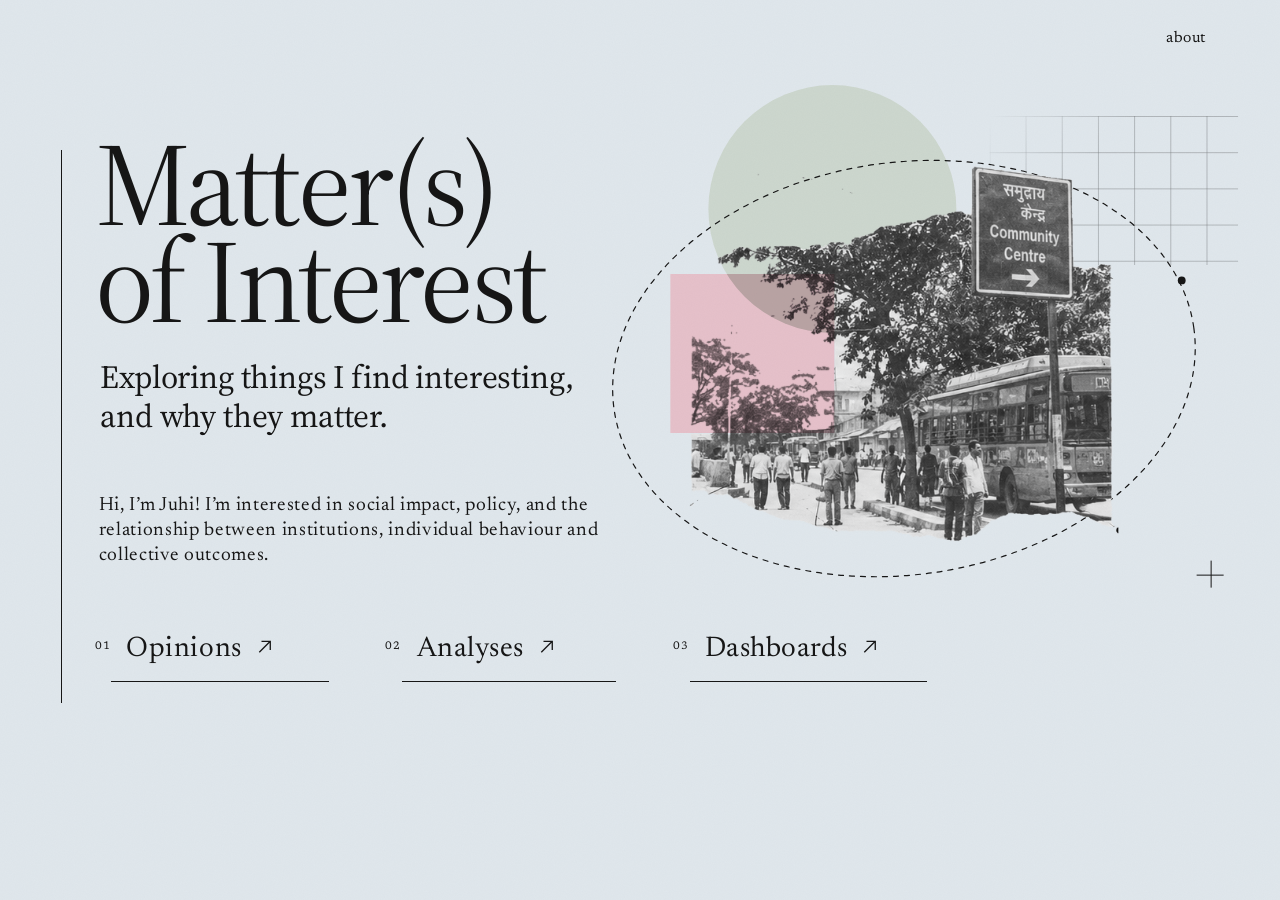
<file: index.html>
<!doctype html>
<html lang="en">
<head>
  <meta charset="utf-8">
  <meta name="viewport" content="width=device-width, initial-scale=1, viewport-fit=cover">
  <title>Juhi | Matter(s) of Interest</title>
  <meta name="description" content="Juhi's portfolio on social impact, policy and the relationship between institutions, individual behaviour and collective outcomes.">
  <link rel="preconnect" href="https://fonts.googleapis.com">
  <link rel="preconnect" href="https://fonts.gstatic.com" crossorigin>
  <link rel="stylesheet" href="https://fonts.googleapis.com/css2?family=Source+Serif+4:opsz,wght@8..60,400&family=Newsreader:ital,opsz,wght@0,6..72,400;1,6..72,400&display=swap">
  <link rel="stylesheet" href="styles.css">
</head>
<body>
  <main class="stage">
    <nav class="at nav u" aria-label="Primary" style="--x:1462;--y:38;--fs:20">
      <a href="about.html">about</a>
    </nav>

    <i class="at plus" style="--x:62;--y:129" aria-hidden="true"></i>
    <i class="at plus" style="--x:1518;--y:730" aria-hidden="true"></i>

    <i class="at rail" aria-hidden="true"></i>

    <h1 class="at headline u"><span>Matter(s)</span><span>of Interest</span></h1>
    <p class="at aside u">Exploring things I find interesting,<br class="br-d"> and why they matter.</p>
    <p class="at intro u">Hi, I’m Juhi! I’m interested in social impact, policy, and the relationship between institutions, individual behaviour and collective outcomes.</p>

    <div class="collage">
      <div class="c circle"></div>
      <div class="c grid"></div>
      <svg class="orbit" viewBox="700 100 860 640" preserveAspectRatio="none" aria-hidden="true">
        <ellipse cx="1068" cy="468" rx="372" ry="262" transform="rotate(-8 1068 468)"/>
        <circle class="orbit-dot" cx="1421" cy="356" r="5"/>
      </svg>
      <div class="c photo"><img src="photo.png" alt="A black and white photograph of a city street with a tree, a bus, pedestrians and a signpost to a community centre"></div>
      <div class="c blush"></div>
    </div>

    <ul class="paths">
      <li style="--x:121;--w:277"><span class="idx u" style="--fs:14" aria-hidden="true">01</span><a href="opinions.html">Opinions <svg class="arrow" viewBox="0 0 16 16" fill="none" stroke="currentColor" stroke-width="1.2" aria-hidden="true"><path d="M3 13L13 3M5 3h8v8"/></svg></a></li>
      <li style="--x:490;--w:273"><span class="idx u" style="--fs:14" aria-hidden="true">02</span><a href="analyses.html">Analyses <svg class="arrow" viewBox="0 0 16 16" fill="none" stroke="currentColor" stroke-width="1.2" aria-hidden="true"><path d="M3 13L13 3M5 3h8v8"/></svg></a></li>
      <li style="--x:856;--w:302"><span class="idx u" style="--fs:14" aria-hidden="true">03</span><a href="dashboards.html">Dashboards <svg class="arrow" viewBox="0 0 16 16" fill="none" stroke="currentColor" stroke-width="1.2" aria-hidden="true"><path d="M3 13L13 3M5 3h8v8"/></svg></a></li>
    </ul>
  </main>
</body>
</html>
</file>
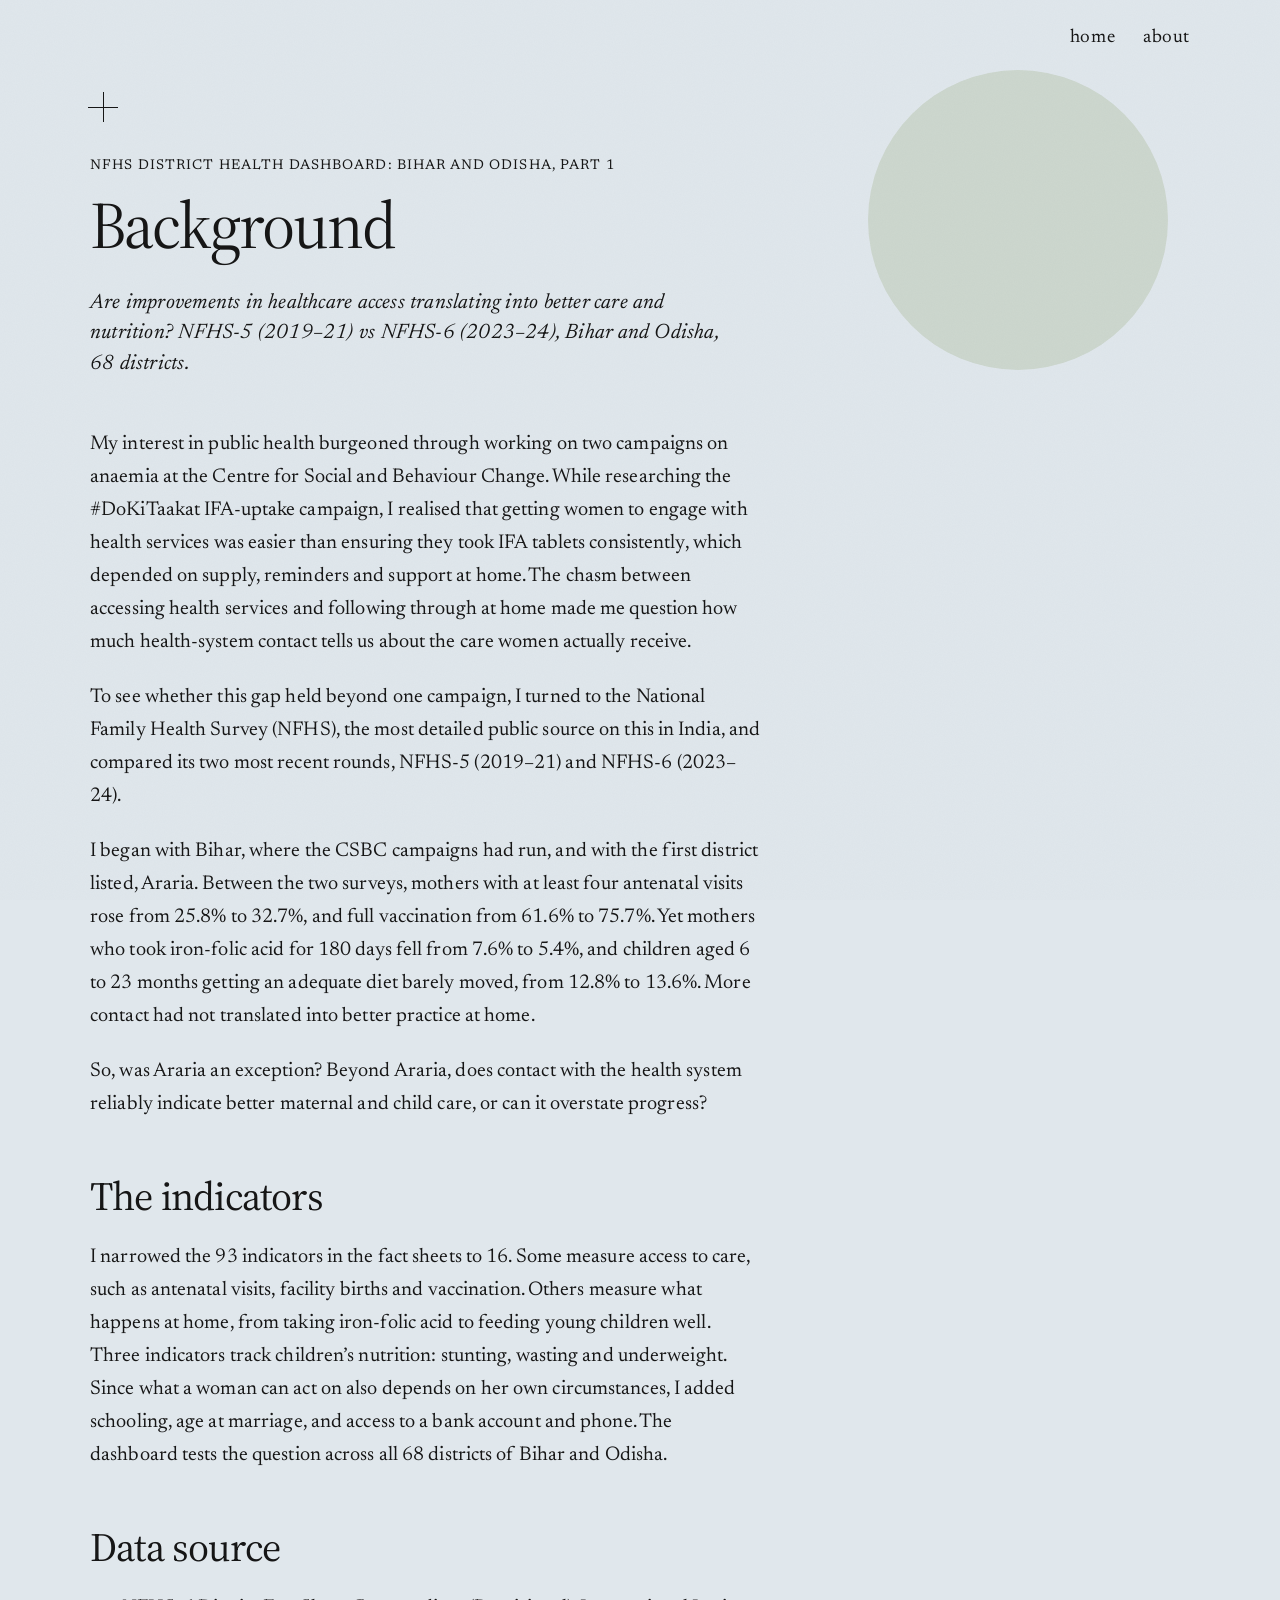
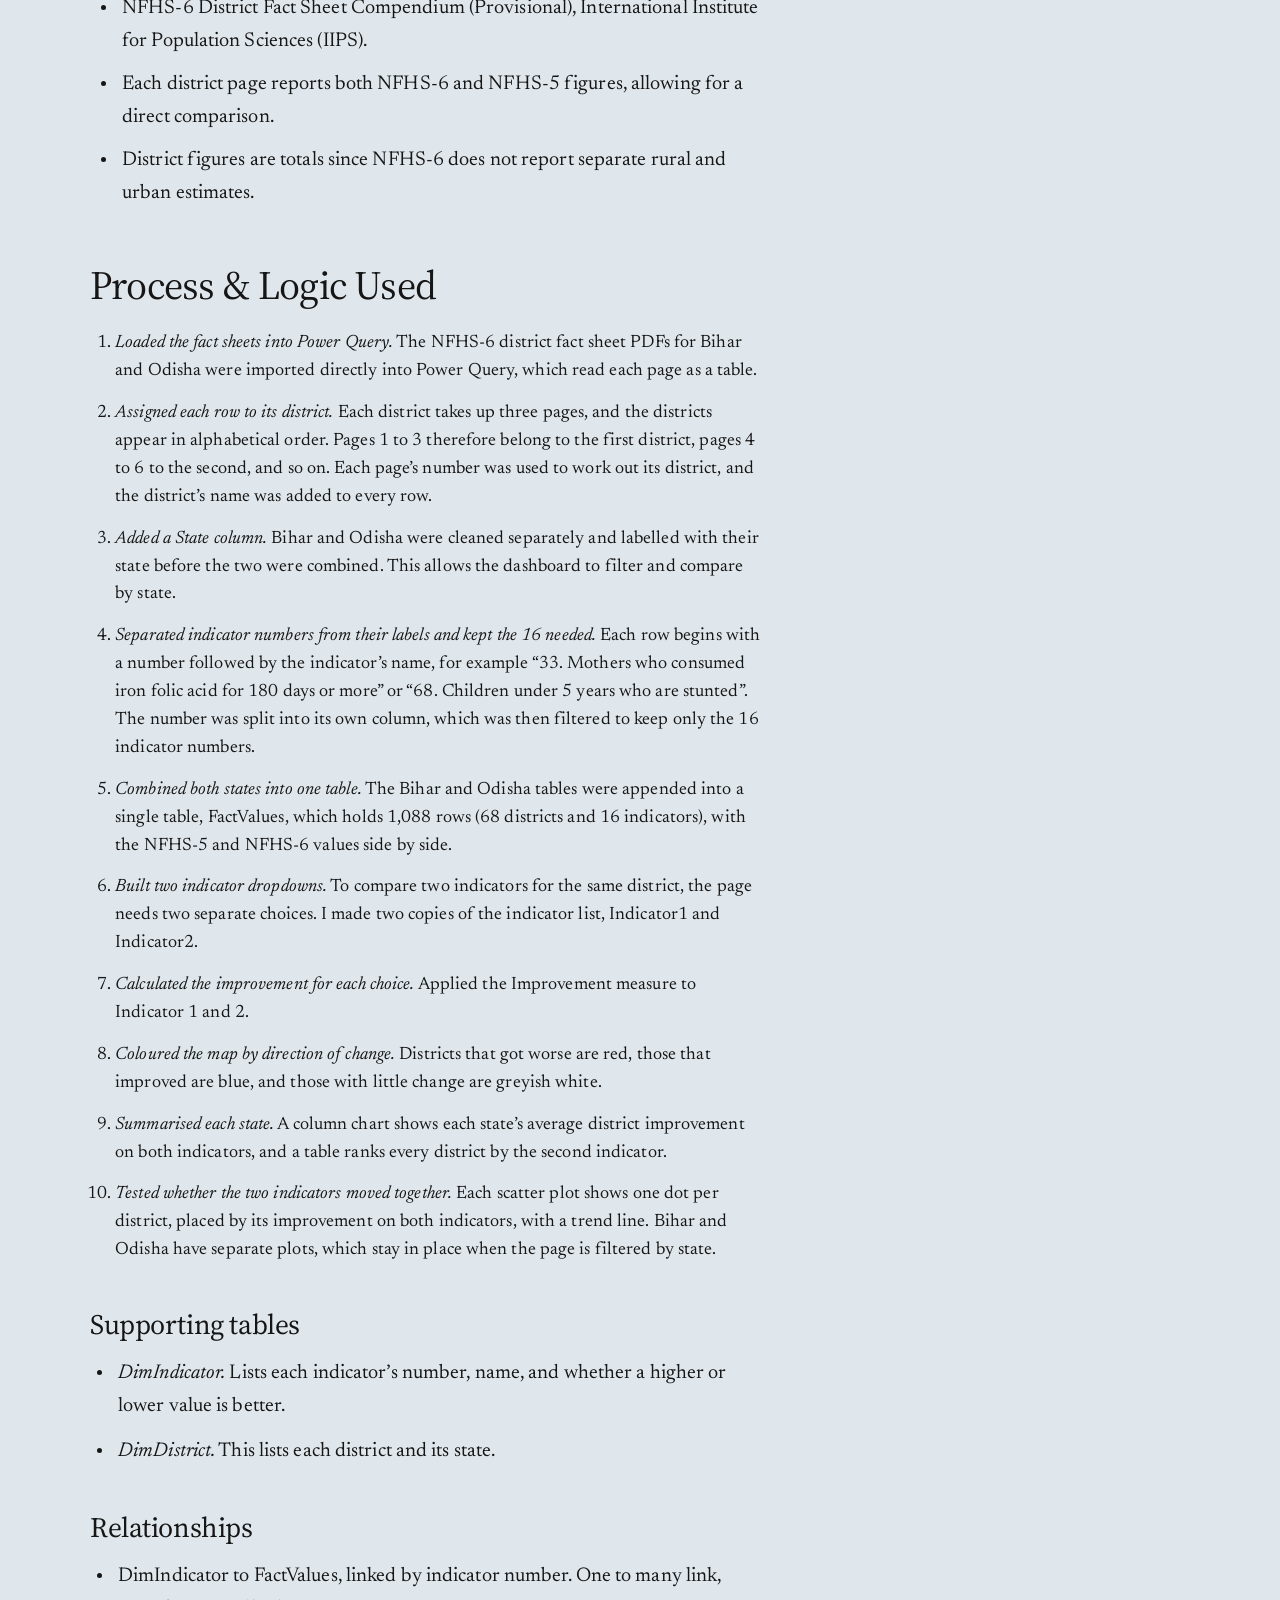
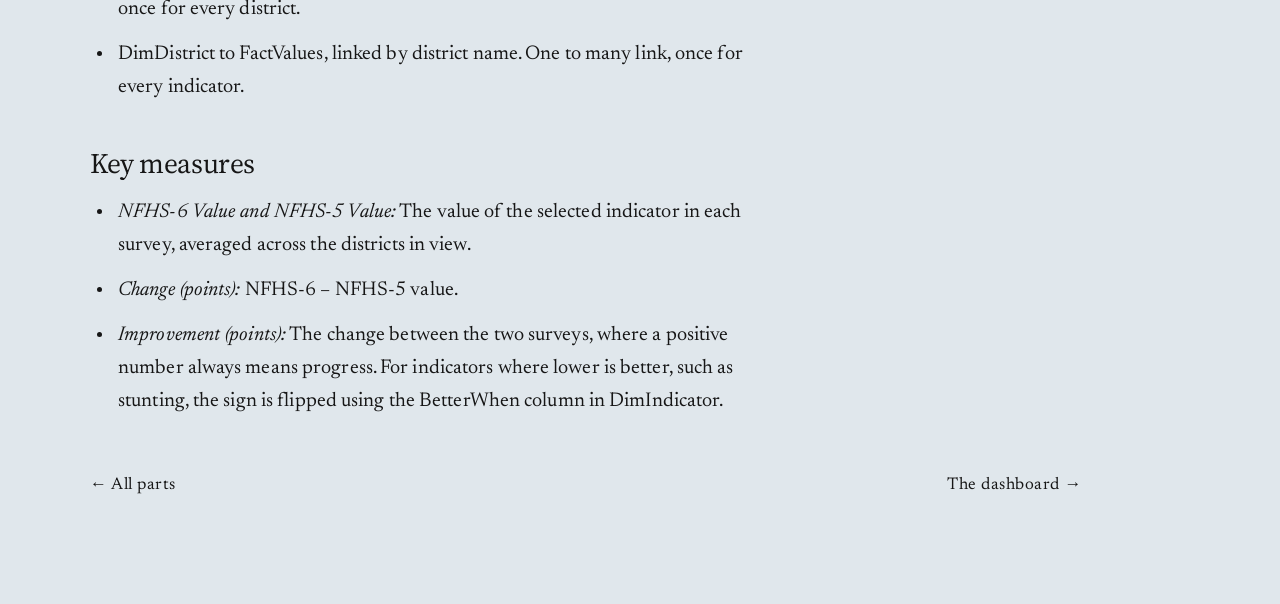
<file: dashboard-intro.html>
<!doctype html>
<html lang="en">
<head>
  <meta charset="utf-8">
  <meta name="viewport" content="width=device-width, initial-scale=1, viewport-fit=cover">
  <title>Background | NFHS District Health Dashboard: Bihar and Odisha | Juhi</title>
  <meta name="description" content="Why I built the NFHS dashboard, the indicators chosen, the data source and how it was put together in Power BI.">
  <link rel="preconnect" href="https://fonts.googleapis.com">
  <link rel="preconnect" href="https://fonts.gstatic.com" crossorigin>
  <link rel="stylesheet" href="https://fonts.googleapis.com/css2?family=Source+Serif+4:opsz,wght@8..60,400&family=Newsreader:ital,opsz,wght@0,6..72,400;1,6..72,400&display=swap">
  <link rel="stylesheet" href="styles.css">
  <link rel="stylesheet" href="page.css">
  <link rel="stylesheet" href="analyses.css">
  <link rel="stylesheet" href="dashboards.css">
</head>
<body data-view="dashboard">
  <div class="page">
    <div class="disc" aria-hidden="true"></div>
    <i class="mark a" aria-hidden="true"></i>
    <nav class="topnav" aria-label="Primary">
      <a href="index.html">home</a>
      <a href="about.html">about</a>
    </nav>
    <article class="an dash">
      <header class="an-head">
        <p class="kicker">NFHS District Health Dashboard: Bihar and Odisha, part 1</p>
        <h1>Background</h1>
        <p class="standfirst">Are improvements in healthcare access translating into better care and nutrition? NFHS-5 (2019–21) vs NFHS-6 (2023–24), Bihar and Odisha, 68 districts.</p>
      </header>
      <section id="why" class="sec">
        <div class="prose">
          <p>My interest in public health burgeoned through working on two campaigns on anaemia at the Centre for Social and Behaviour Change. While researching the #DoKiTaakat IFA-uptake campaign, I realised that getting women to engage with health services was easier than ensuring they took IFA tablets consistently, which depended on supply, reminders and support at home. The chasm between accessing health services and following through at home made me question how much health-system contact tells us about the care women actually receive.</p>
          <p>To see whether this gap held beyond one campaign, I turned to the National Family Health Survey (NFHS), the most detailed public source on this in India, and compared its two most recent rounds, NFHS-5 (2019–21) and NFHS-6 (2023–24).</p>
          <p>I began with Bihar, where the CSBC campaigns had run, and with the first district listed, Araria. Between the two surveys, mothers with at least four antenatal visits rose from 25.8% to 32.7%, and full vaccination from 61.6% to 75.7%. Yet mothers who took iron-folic acid for 180 days fell from 7.6% to 5.4%, and children aged 6 to 23 months getting an adequate diet barely moved, from 12.8% to 13.6%. More contact had not translated into better practice at home.</p>
          <p>So, was Araria an exception? Beyond Araria, does contact with the health system reliably indicate better maternal and child care, or can it overstate progress?</p>
        </div>
      </section>
      <section id="indicators" class="sec">
        <h2 class="sec-title">The indicators</h2>
        <div class="prose">
          <p>I narrowed the 93 indicators in the fact sheets to 16. Some measure access to care, such as antenatal visits, facility births and vaccination. Others measure what happens at home, from taking iron-folic acid to feeding young children well. Three indicators track children’s nutrition: stunting, wasting and underweight. Since what a woman can act on also depends on her own circumstances, I added schooling, age at marriage, and access to a bank account and phone. The dashboard tests the question across all 68 districts of Bihar and Odisha.</p>
        </div>
      </section>
      <section id="source" class="sec">
        <h2 class="sec-title">Data source</h2>
        <div class="prose">
          <ul class="bullets">
            <li>NFHS-6 District Fact Sheet Compendium (Provisional), International Institute for Population Sciences (IIPS).</li>
            <li>Each district page reports both NFHS-6 and NFHS-5 figures, allowing for a direct comparison.</li>
            <li>District figures are totals since NFHS-6 does not report separate rural and urban estimates.</li>
          </ul>
        </div>
      </section>
      <section id="process" class="sec">
        <h2 class="sec-title">Process &amp; Logic Used</h2>
        <div class="prose">
          <ol class="steps">
            <li><span class="lead-in">Loaded the fact sheets into Power Query.</span> The NFHS-6 district fact sheet PDFs for Bihar and Odisha were imported directly into Power Query, which read each page as a table.</li>
            <li><span class="lead-in">Assigned each row to its district.</span> Each district takes up three pages, and the districts appear in alphabetical order. Pages 1 to 3 therefore belong to the first district, pages 4 to 6 to the second, and so on. Each page’s number was used to work out its district, and the district’s name was added to every row.</li>
            <li><span class="lead-in">Added a State column.</span> Bihar and Odisha were cleaned separately and labelled with their state before the two were combined. This allows the dashboard to filter and compare by state.</li>
            <li><span class="lead-in">Separated indicator numbers from their labels and kept the 16 needed.</span> Each row begins with a number followed by the indicator’s name, for example “33. Mothers who consumed iron folic acid for 180 days or more” or “68. Children under 5 years who are stunted”. The number was split into its own column, which was then filtered to keep only the 16 indicator numbers.</li>
            <li><span class="lead-in">Combined both states into one table.</span> The Bihar and Odisha tables were appended into a single table, FactValues, which holds 1,088 rows (68 districts and 16 indicators), with the NFHS-5 and NFHS-6 values side by side.</li>
            <li><span class="lead-in">Built two indicator dropdowns.</span> To compare two indicators for the same district, the page needs two separate choices. I made two copies of the indicator list, Indicator1 and Indicator2.</li>
            <li><span class="lead-in">Calculated the improvement for each choice.</span> Applied the Improvement measure to Indicator 1 and 2.</li>
            <li><span class="lead-in">Coloured the map by direction of change.</span> Districts that got worse are red, those that improved are blue, and those with little change are greyish white.</li>
            <li><span class="lead-in">Summarised each state.</span> A column chart shows each state’s average district improvement on both indicators, and a table ranks every district by the second indicator.</li>
            <li><span class="lead-in">Tested whether the two indicators moved together.</span> Each scatter plot shows one dot per district, placed by its improvement on both indicators, with a trend line. Bihar and Odisha have separate plots, which stay in place when the page is filtered by state.</li>
          </ol>
        </div>
        <h3 class="sub">Supporting tables</h3>
        <div class="prose">
          <ul class="plain terms">
            <li><span class="term">DimIndicator.</span> Lists each indicator’s number, name, and whether a higher or lower value is better.</li>
            <li><span class="term">DimDistrict.</span> This lists each district and its state.</li>
          </ul>
        </div>
        <h3 class="sub">Relationships</h3>
        <div class="prose">
          <ul class="plain terms">
            <li>DimIndicator to FactValues, linked by indicator number. One to many link, once for every district.</li>
            <li>DimDistrict to FactValues, linked by district name. One to many link, once for every indicator.</li>
          </ul>
        </div>
        <h3 class="sub">Key measures</h3>
        <div class="prose">
          <ul class="plain terms">
            <li><span class="term">NFHS-6 Value and NFHS-5 Value:</span> The value of the selected indicator in each survey, averaged across the districts in view.</li>
            <li><span class="term">Change (points):</span> NFHS-6 – NFHS-5 value.</li>
            <li><span class="term">Improvement (points):</span> The change between the two surveys, where a positive number always means progress. For indicators where lower is better, such as stunting, the sign is flipped using the BetterWhen column in DimIndicator.</li>
          </ul>
        </div>
      </section>
      <p class="back-row pager"><a class="back" href="dashboards.html">← All parts</a><a class="back" href="dashboard-nfhs.html">The dashboard →</a></p>
    </article>
  </div>
</body>
</html>
</file>
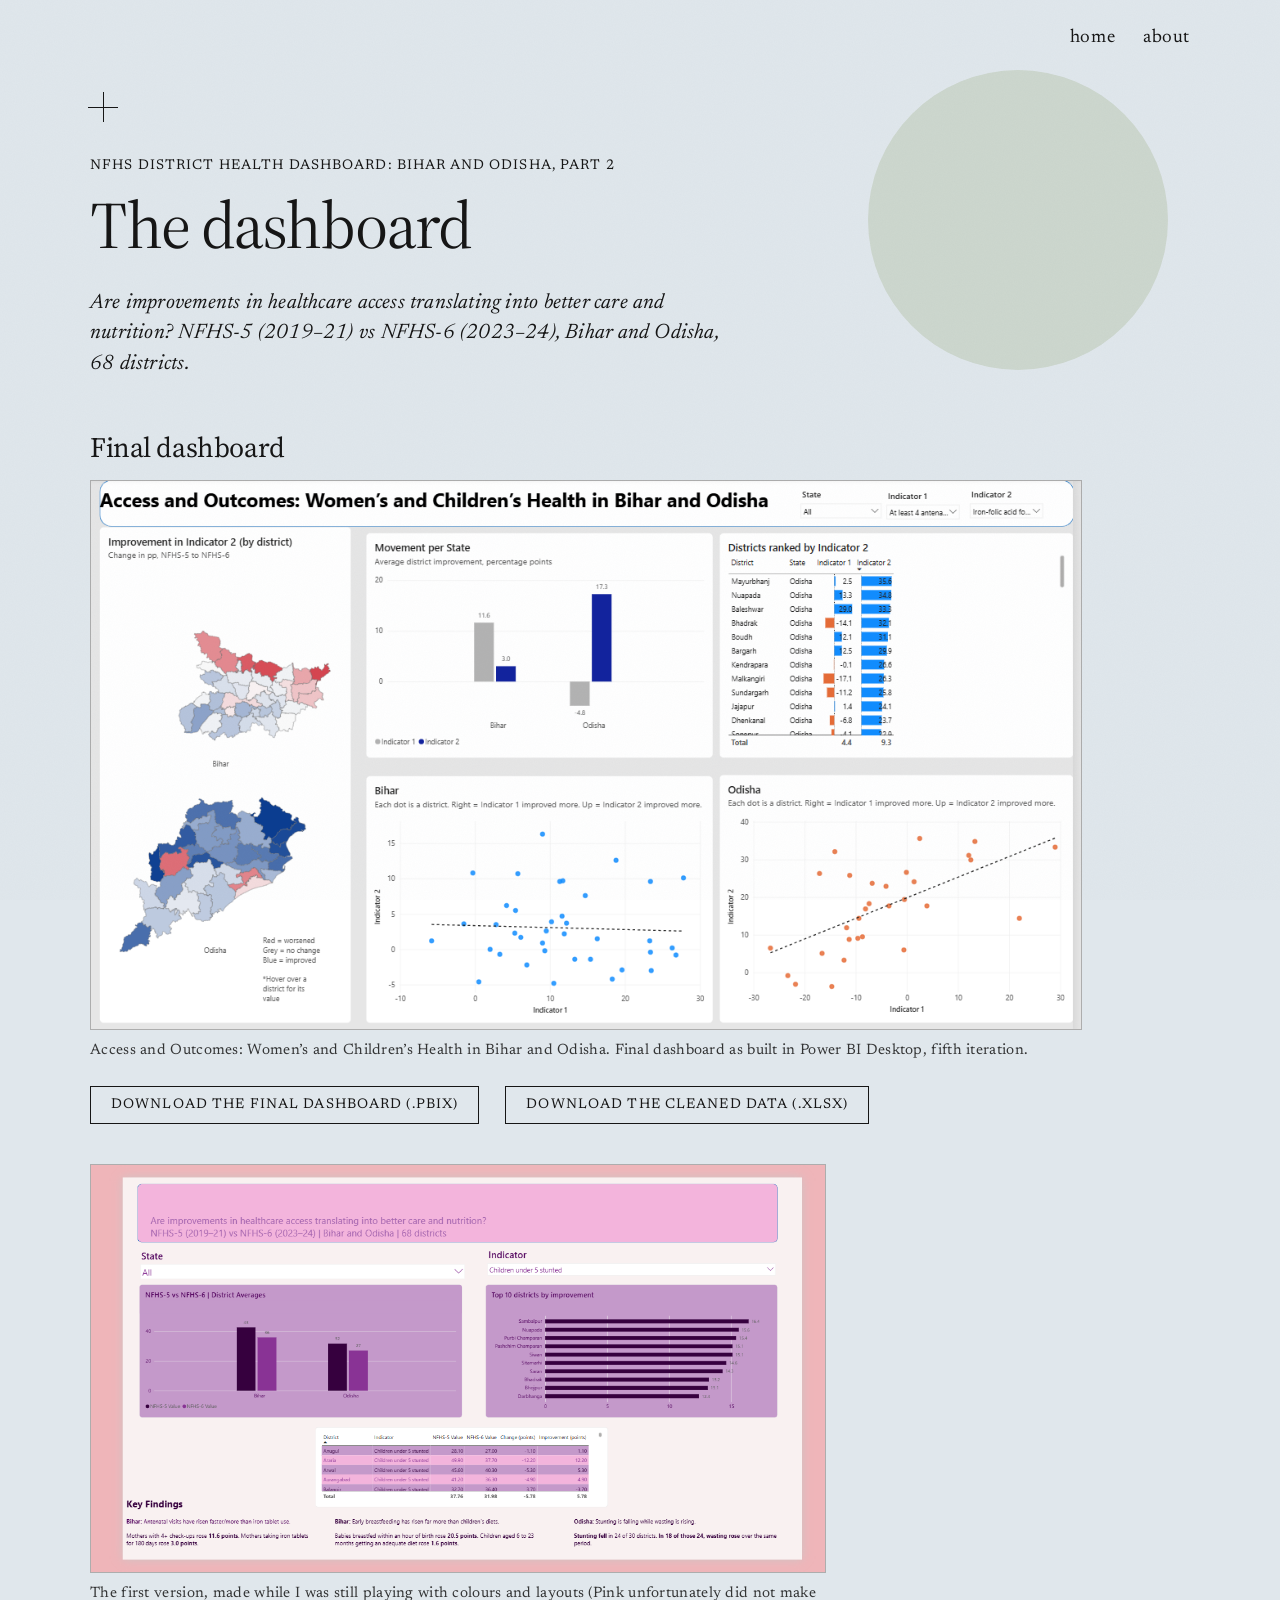
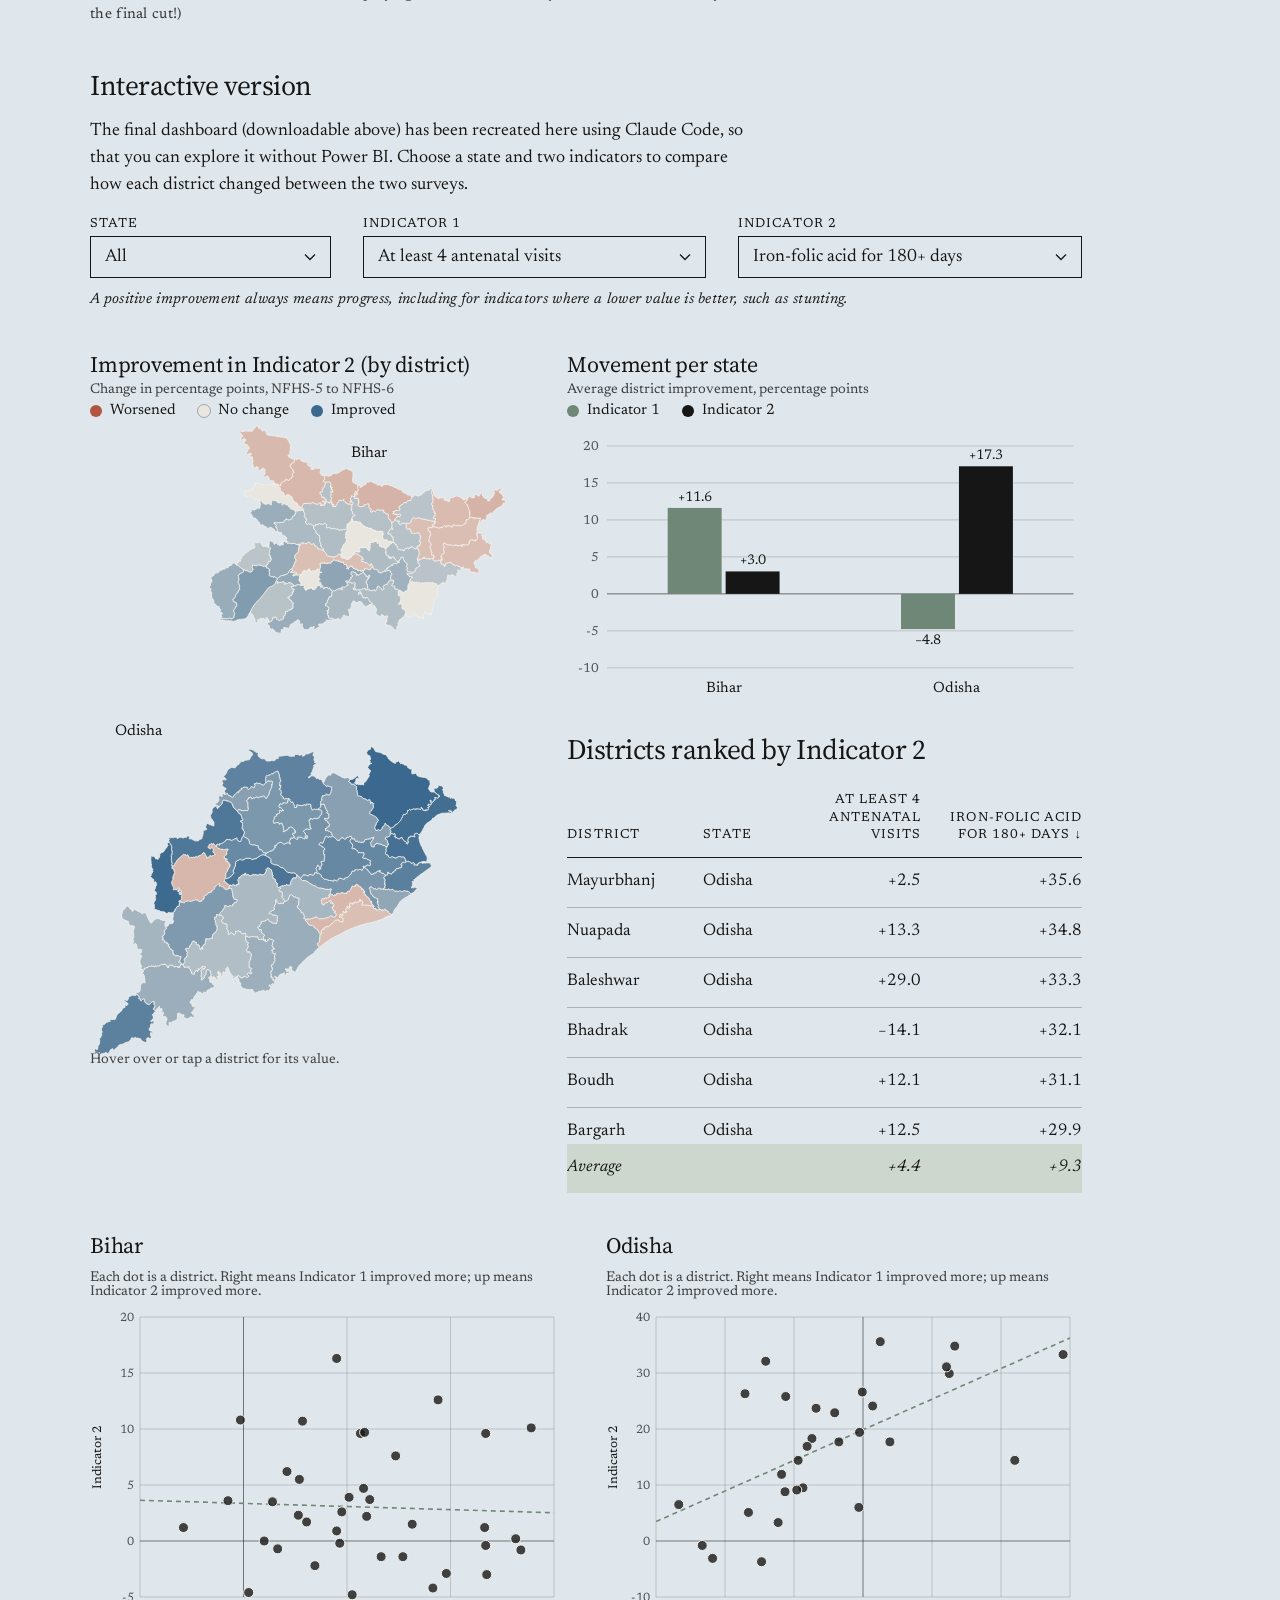
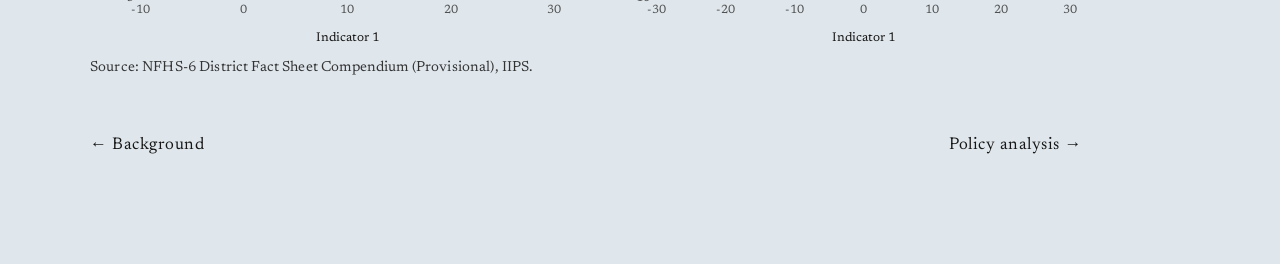
<file: dashboard-nfhs.html>
<!doctype html>
<html lang="en">
<head>
  <meta charset="utf-8">
  <meta name="viewport" content="width=device-width, initial-scale=1, viewport-fit=cover">
  <title>The dashboard | NFHS District Health Dashboard: Bihar and Odisha | Juhi</title>
  <meta name="description" content="The final Power BI dashboard comparing NFHS-5 and NFHS-6 across 68 districts in Bihar and Odisha, an interactive version and an earlier work-in-progress version.">
  <link rel="preconnect" href="https://fonts.googleapis.com">
  <link rel="preconnect" href="https://fonts.gstatic.com" crossorigin>
  <link rel="stylesheet" href="https://fonts.googleapis.com/css2?family=Source+Serif+4:opsz,wght@8..60,400&family=Newsreader:ital,opsz,wght@0,6..72,400;1,6..72,400&display=swap">
  <link rel="stylesheet" href="styles.css">
  <link rel="stylesheet" href="page.css">
  <link rel="stylesheet" href="analyses.css">
  <link rel="stylesheet" href="dashboards.css">
</head>
<body data-view="dashboard">
  <div class="page">
    <div class="disc" aria-hidden="true"></div>
    <i class="mark a" aria-hidden="true"></i>
    <nav class="topnav" aria-label="Primary">
      <a href="index.html">home</a>
      <a href="about.html">about</a>
    </nav>
    <article class="an dash">
      <header class="an-head">
        <p class="kicker">NFHS District Health Dashboard: Bihar and Odisha, part 2</p>
        <h1>The dashboard</h1>
        <p class="standfirst">Are improvements in healthcare access translating into better care and nutrition? NFHS-5 (2019–21) vs NFHS-6 (2023–24), Bihar and Odisha, 68 districts.</p>
      </header>
      <section class="sec">
        <h2 class="sub">Final dashboard</h2>
        <figure class="shot">
          <a href="dashboard-final.png" target="_blank" rel="noopener" aria-label="Open the final dashboard at full size">
            <img src="dashboard-final.png" alt="The final Power BI dashboard, Access and Outcomes: Women’s and Children’s Health in Bihar and Odisha, with a district map, a chart of movement per state, a ranked district table and scatter plots for Bihar and Odisha" width="1210" height="670">
          </a>
          <figcaption>Access and Outcomes: Women’s and Children’s Health in Bihar and Odisha. Final dashboard as built in Power BI Desktop, fifth iteration.</figcaption>
        </figure>
        <p class="panel-links">
          <a class="btn" href="nfhs-dashboard.pbix" download>Download the final dashboard (.pbix)</a>
          <a class="btn" href="nfhs-cleaned-data.xlsx" download>Download the cleaned data (.xlsx)</a>
        </p>

        <figure class="shot older">
          <a href="dashboard-original.png" target="_blank" rel="noopener" aria-label="Open the earlier version of the dashboard at full size">
            <img src="dashboard-original.png" alt="An earlier, pink version of the dashboard, with state and indicator filters, district averages, the top 10 districts by improvement, a district table and key findings" width="1183" height="655">
          </a>
          <figcaption>The first version, made while I was still playing with colours and layouts (Pink unfortunately did not make the final cut!)</figcaption>
        </figure>

        <h2 class="sub" id="interactive">Interactive version</h2>
        <p class="note">The final dashboard (downloadable above) has been recreated here using Claude Code, so that you can explore it without Power BI. Choose a state and two indicators to compare how each district changed between the two surveys.</p>
        <div class="controls c3">
          <label class="ctl"><span class="ctl-l">State</span>
            <select id="f-state"><option value="All">All</option><option>Bihar</option><option>Odisha</option></select>
          </label>
          <label class="ctl"><span class="ctl-l">Indicator 1</span>
            <select id="f-i1"></select>
          </label>
          <label class="ctl"><span class="ctl-l">Indicator 2</span>
            <select id="f-i2"></select>
          </label>
        </div>
        <p class="dir" id="dir"></p>

        <div class="dgrid">
          <figure class="chart map">
            <figcaption>Improvement in Indicator 2 (by district)</figcaption>
            <p class="chart-sub">Change in percentage points, NFHS-5 to NFHS-6</p>
            <div class="legend"><span><i class="sw" style="background:#b25440"></i>Worsened</span><span><i class="sw" style="background:#e9e6df;outline:1px solid rgba(22,22,22,.3)"></i>No change</span><span><i class="sw" style="background:#3a688e"></i>Improved</span></div>
            <div class="chart-area" id="c-map"></div>
            <p class="chart-sub">Hover over or tap a district for its value.</p>
          </figure>
          <div class="dcol">
            <figure class="chart">
              <figcaption>Movement per state</figcaption>
              <p class="chart-sub">Average district improvement, percentage points</p>
              <div class="legend"><span><i class="sw then"></i>Indicator 1</span><span><i class="sw now"></i>Indicator 2</span></div>
              <div class="chart-area" id="c-cols"></div>
            </figure>
            <div class="table-block">
              <h3 class="tbl-title">Districts ranked by Indicator 2</h3>
              <div class="table-wrap tall" id="tbl-wrap" tabindex="0" aria-label="Districts ranked by Indicator 2"></div>
            </div>
          </div>
        </div>

        <div class="grid2">
          <figure class="chart">
            <figcaption>Bihar</figcaption>
            <p class="chart-sub">Each dot is a district. Right means Indicator 1 improved more; up means Indicator 2 improved more.</p>
            <div class="chart-area" id="c-sc-bihar"></div>
          </figure>
          <figure class="chart">
            <figcaption>Odisha</figcaption>
            <p class="chart-sub">Each dot is a district. Right means Indicator 1 improved more; up means Indicator 2 improved more.</p>
            <div class="chart-area" id="c-sc-odisha"></div>
          </figure>
        </div>
        <p class="source">Source: NFHS-6 District Fact Sheet Compendium (Provisional), IIPS.</p>
      </section>
      <p class="back-row pager"><a class="back" href="dashboard-intro.html">← Background</a><a class="back" href="dashboard-policy.html">Policy analysis →</a></p>
    </article>
  </div>
  <div class="tip" id="tip" role="tooltip" hidden></div>
  <script src="dashboards.js"></script>
</body>
</html>
</file>
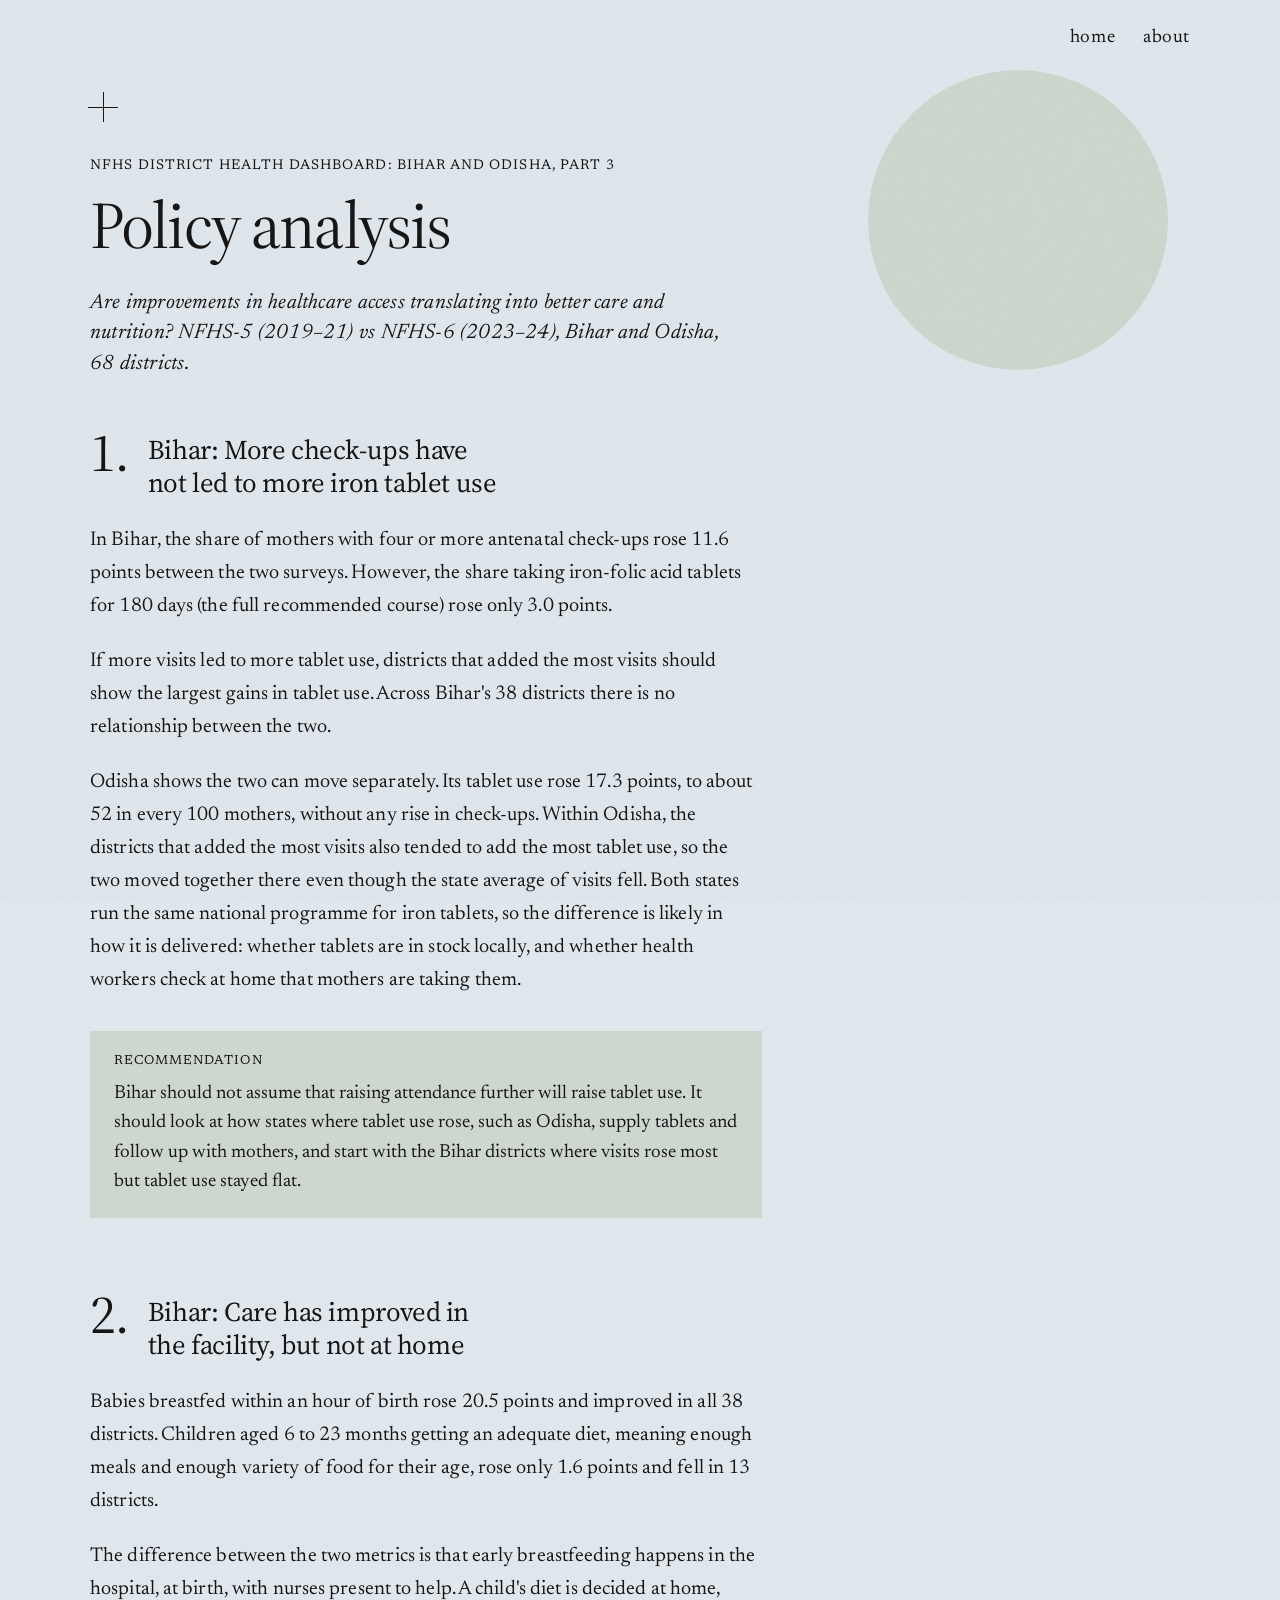
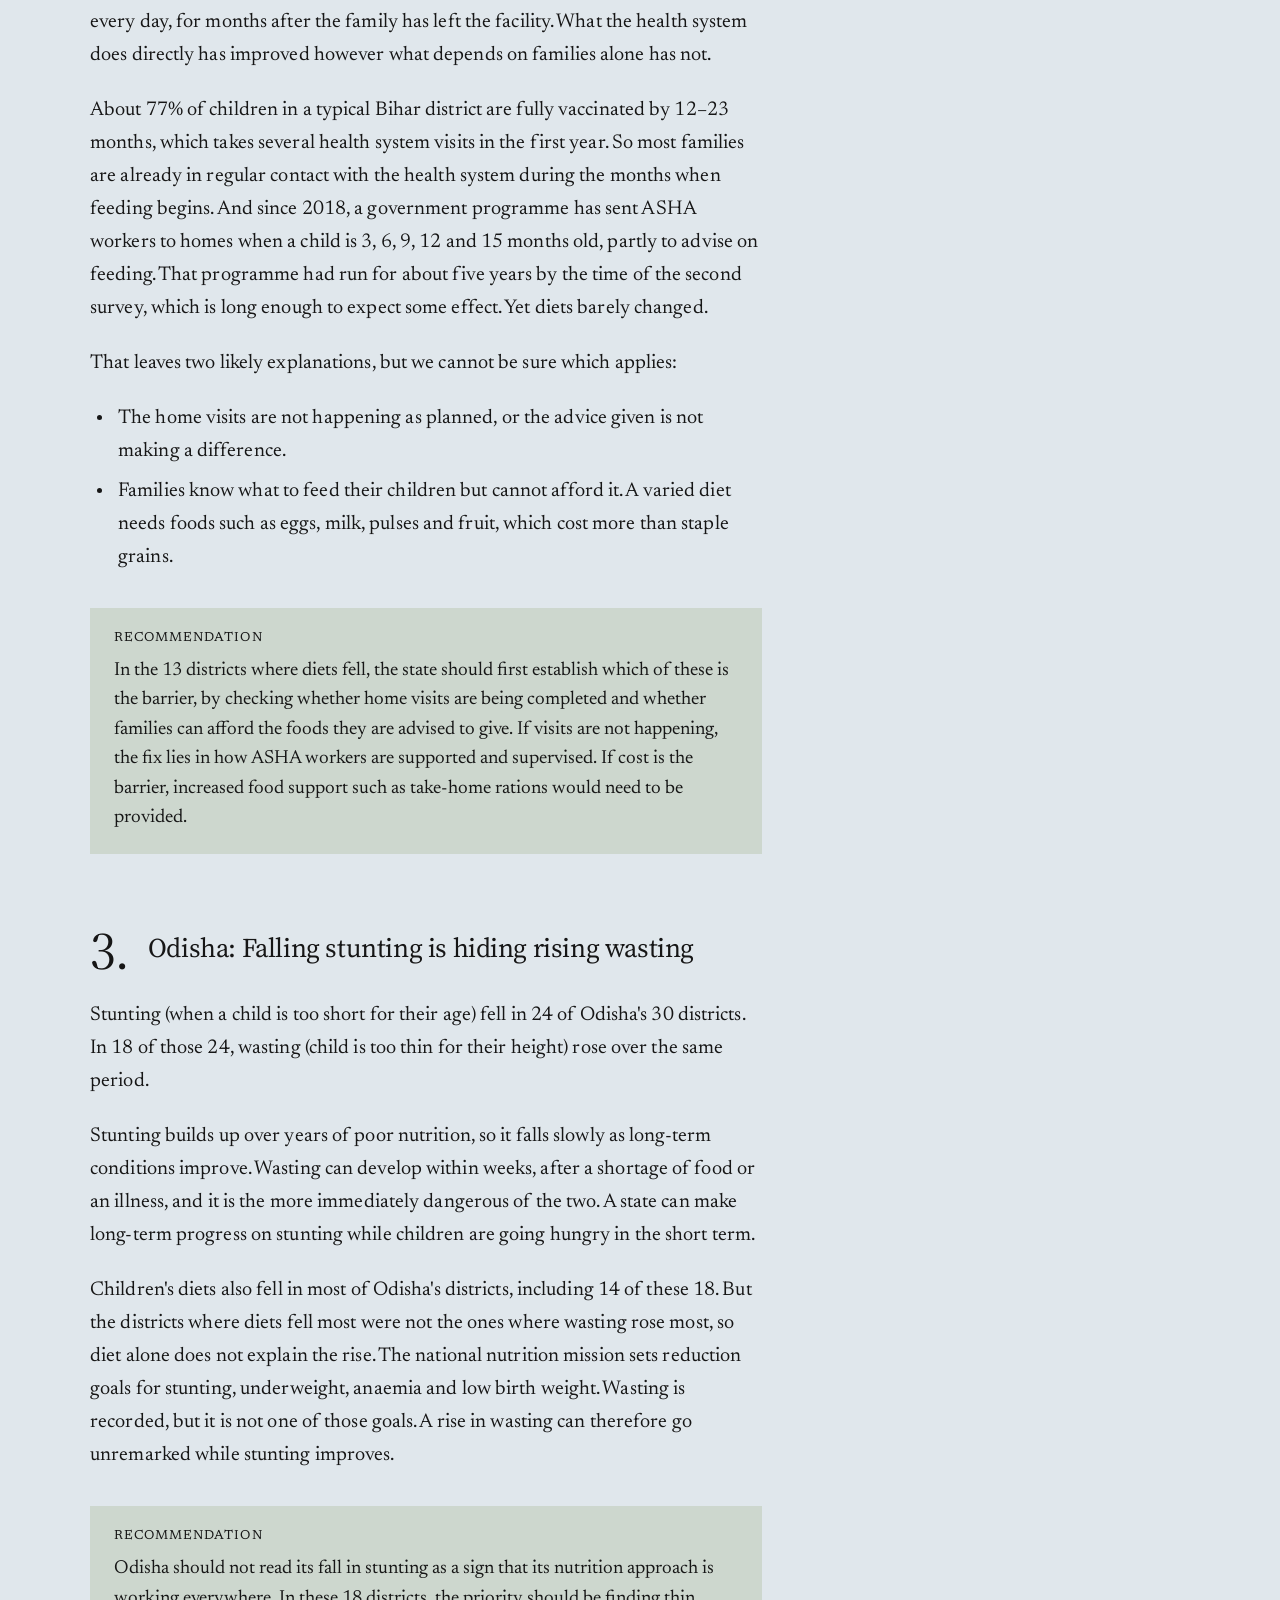
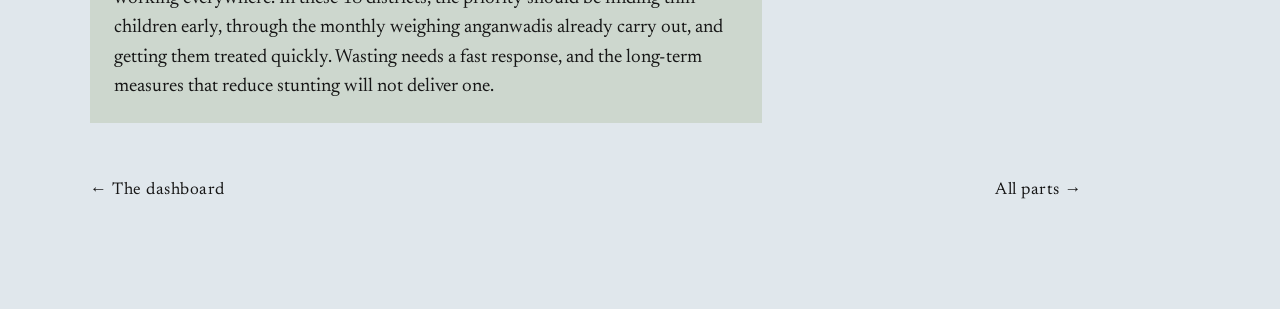
<file: dashboard-policy.html>
<!doctype html>
<html lang="en">
<head>
  <meta charset="utf-8">
  <meta name="viewport" content="width=device-width, initial-scale=1, viewport-fit=cover">
  <title>Policy analysis | NFHS District Health Dashboard: Bihar and Odisha | Juhi</title>
  <meta name="description" content="Three findings from the NFHS dashboard for Bihar and Odisha, and what each suggests for policy.">
  <link rel="preconnect" href="https://fonts.googleapis.com">
  <link rel="preconnect" href="https://fonts.gstatic.com" crossorigin>
  <link rel="stylesheet" href="https://fonts.googleapis.com/css2?family=Source+Serif+4:opsz,wght@8..60,400&family=Newsreader:ital,opsz,wght@0,6..72,400;1,6..72,400&display=swap">
  <link rel="stylesheet" href="styles.css">
  <link rel="stylesheet" href="page.css">
  <link rel="stylesheet" href="analyses.css">
  <link rel="stylesheet" href="dashboards.css">
</head>
<body data-view="dashboard">
  <div class="page">
    <div class="disc" aria-hidden="true"></div>
    <i class="mark a" aria-hidden="true"></i>
    <nav class="topnav" aria-label="Primary">
      <a href="index.html">home</a>
      <a href="about.html">about</a>
    </nav>
    <article class="an dash">
      <header class="an-head">
        <p class="kicker">NFHS District Health Dashboard: Bihar and Odisha, part 3</p>
        <h1>Policy analysis</h1>
        <p class="standfirst">Are improvements in healthcare access translating into better care and nutrition? NFHS-5 (2019–21) vs NFHS-6 (2023–24), Bihar and Odisha, 68 districts.</p>
      </header>
      <section class="sec">
        <div class="finding" id="finding-1">
          <h3><span class="num">1.</span><span class="ttl">Bihar: More check-ups have not led to more iron tablet use</span></h3>
          <div class="prose">
            <p>In Bihar, the share of mothers with four or more antenatal check-ups rose 11.6 points between the two surveys. However, the share taking iron-folic acid tablets for 180 days (the full recommended course) rose only 3.0 points.</p>
            <p>If more visits led to more tablet use, districts that added the most visits should show the largest gains in tablet use. Across Bihar&#x27;s 38 districts there is no relationship between the two.</p>
            <p>Odisha shows the two can move separately. Its tablet use rose 17.3 points, to about 52 in every 100 mothers, without any rise in check-ups. Within Odisha, the districts that added the most visits also tended to add the most tablet use, so the two moved together there even though the state average of visits fell. Both states run the same national programme for iron tablets, so the difference is likely in how it is delivered: whether tablets are in stock locally, and whether health workers check at home that mothers are taking them.</p>
          </div>
          <div class="implication"><p class="label">Recommendation</p><p>Bihar should not assume that raising attendance further will raise tablet use. It should look at how states where tablet use rose, such as Odisha, supply tablets and follow up with mothers, and start with the Bihar districts where visits rose most but tablet use stayed flat.</p></div>
        </div>
        <div class="finding" id="finding-2">
          <h3><span class="num">2.</span><span class="ttl">Bihar: Care has improved in the facility, but not at home</span></h3>
          <div class="prose">
            <p>Babies breastfed within an hour of birth rose 20.5 points and improved in all 38 districts. Children aged 6 to 23 months getting an adequate diet, meaning enough meals and enough variety of food for their age, rose only 1.6 points and fell in 13 districts.</p>
            <p>The difference between the two metrics is that early breastfeeding happens in the hospital, at birth, with nurses present to help. A child&#x27;s diet is decided at home, every day, for months after the family has left the facility. What the health system does directly has improved however what depends on families alone has not.</p>
            <p>About 77% of children in a typical Bihar district are fully vaccinated by 12–23 months, which takes several health system visits in the first year. So most families are already in regular contact with the health system during the months when feeding begins. And since 2018, a government programme has sent ASHA workers to homes when a child is 3, 6, 9, 12 and 15 months old, partly to advise on feeding. That programme had run for about five years by the time of the second survey, which is long enough to expect some effect. Yet diets barely changed.</p>
            <p>That leaves two likely explanations, but we cannot be sure which applies:</p>
            <ul class="plain">
              <li>The home visits are not happening as planned, or the advice given is not making a difference.</li>
              <li>Families know what to feed their children but cannot afford it. A varied diet needs foods such as eggs, milk, pulses and fruit, which cost more than staple grains.</li>
            </ul>
          </div>
          <div class="implication"><p class="label">Recommendation</p><p>In the 13 districts where diets fell, the state should first establish which of these is the barrier, by checking whether home visits are being completed and whether families can afford the foods they are advised to give. If visits are not happening, the fix lies in how ASHA workers are supported and supervised. If cost is the barrier, increased food support such as take-home rations would need to be provided.</p></div>
        </div>
        <div class="finding" id="finding-3">
          <h3><span class="num">3.</span><span class="ttl">Odisha: Falling stunting is hiding rising wasting</span></h3>
          <div class="prose">
            <p>Stunting (when a child is too short for their age) fell in 24 of Odisha&#x27;s 30 districts. In 18 of those 24, wasting (child is too thin for their height) rose over the same period.</p>
            <p>Stunting builds up over years of poor nutrition, so it falls slowly as long-term conditions improve. Wasting can develop within weeks, after a shortage of food or an illness, and it is the more immediately dangerous of the two. A state can make long-term progress on stunting while children are going hungry in the short term.</p>
            <p>Children&#x27;s diets also fell in most of Odisha&#x27;s districts, including 14 of these 18. But the districts where diets fell most were not the ones where wasting rose most, so diet alone does not explain the rise. The national nutrition mission sets reduction goals for stunting, underweight, anaemia and low birth weight. Wasting is recorded, but it is not one of those goals. A rise in wasting can therefore go unremarked while stunting improves.</p>
          </div>
          <div class="implication"><p class="label">Recommendation</p><p>Odisha should not read its fall in stunting as a sign that its nutrition approach is working everywhere. In these 18 districts, the priority should be finding thin children early, through the monthly weighing anganwadis already carry out, and getting them treated quickly. Wasting needs a fast response, and the long-term measures that reduce stunting will not deliver one.</p></div>
        </div>
      </section>
      <p class="back-row pager"><a class="back" href="dashboard-nfhs.html">← The dashboard</a><a class="back" href="dashboards.html">All parts →</a></p>
    </article>
  </div>
</body>
</html>
</file>
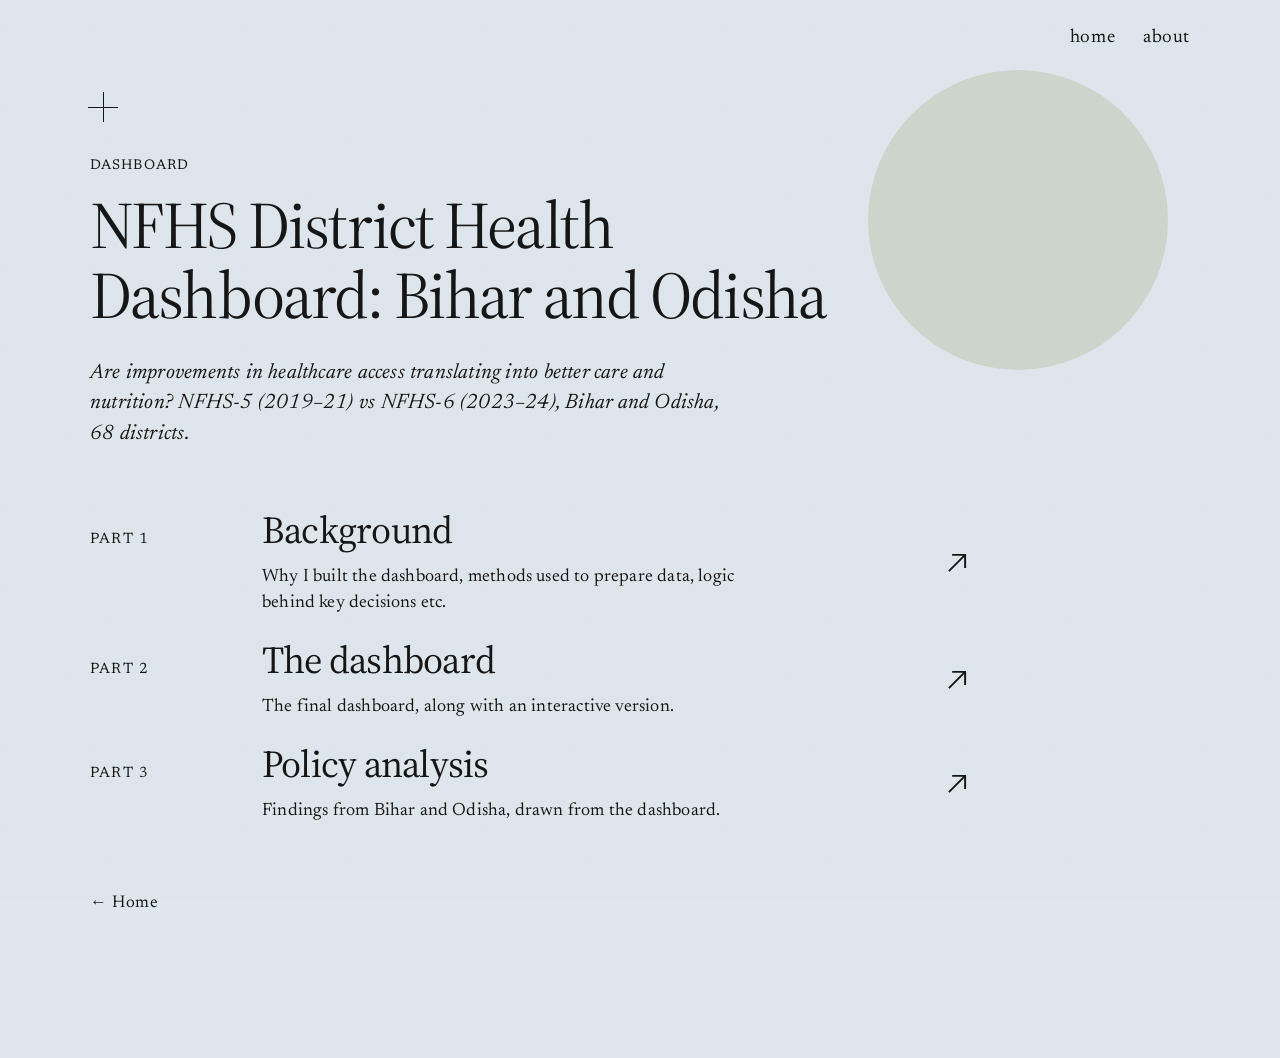
<file: dashboards.html>
<!doctype html>
<html lang="en">
<head>
  <meta charset="utf-8">
  <meta name="viewport" content="width=device-width, initial-scale=1, viewport-fit=cover">
  <title>NFHS District Health Dashboard: Bihar and Odisha | Juhi</title>
  <meta name="description" content="An NFHS-5 vs NFHS-6 dashboard for 68 districts in Bihar and Odisha, with the story behind it and the policy analysis.">
  <link rel="preconnect" href="https://fonts.googleapis.com">
  <link rel="preconnect" href="https://fonts.gstatic.com" crossorigin>
  <link rel="stylesheet" href="https://fonts.googleapis.com/css2?family=Source+Serif+4:opsz,wght@8..60,400&family=Newsreader:ital,opsz,wght@0,6..72,400;1,6..72,400&display=swap">
  <link rel="stylesheet" href="styles.css">
  <link rel="stylesheet" href="page.css">
  <link rel="stylesheet" href="analyses.css">
  <link rel="stylesheet" href="dashboards.css">
</head>
<body data-view="dashboard">
  <div class="page">
    <div class="disc" aria-hidden="true"></div>
    <i class="mark a" aria-hidden="true"></i>
    <nav class="topnav" aria-label="Primary">
      <a href="index.html">home</a>
      <a href="about.html">about</a>
    </nav>
    <article class="an dash">
      <header class="an-head">
        <p class="kicker">Dashboard</p>
        <h1>NFHS District Health Dashboard: Bihar and Odisha</h1>
        <p class="standfirst">Are improvements in healthcare access translating into better care and nutrition? NFHS-5 (2019–21) vs NFHS-6 (2023–24), Bihar and Odisha, 68 districts.</p>
      </header>
      <ul class="rows land">
          <li><a class="row" href="dashboard-intro.html">
            <span class="row-date">Part 1</span>
            <span class="row-main"><h2 class="row-title">Background</h2><p class="row-summary">Why I built the dashboard, methods used to prepare data, logic behind key decisions etc.</p></span>
            <svg class="arrow" viewBox="0 0 16 16" fill="none" stroke="currentColor" stroke-width="1.2" aria-hidden="true"><path d="M3 13L13 3M5 3h8v8"/></svg>
          </a></li>
          <li><a class="row" href="dashboard-nfhs.html">
            <span class="row-date">Part 2</span>
            <span class="row-main"><h2 class="row-title">The dashboard</h2><p class="row-summary">The final dashboard, along with an interactive version.</p></span>
            <svg class="arrow" viewBox="0 0 16 16" fill="none" stroke="currentColor" stroke-width="1.2" aria-hidden="true"><path d="M3 13L13 3M5 3h8v8"/></svg>
          </a></li>
          <li><a class="row" href="dashboard-policy.html">
            <span class="row-date">Part 3</span>
            <span class="row-main"><h2 class="row-title">Policy analysis</h2><p class="row-summary">Findings from Bihar and Odisha, drawn from the dashboard.</p></span>
            <svg class="arrow" viewBox="0 0 16 16" fill="none" stroke="currentColor" stroke-width="1.2" aria-hidden="true"><path d="M3 13L13 3M5 3h8v8"/></svg>
          </a></li>
      </ul>
      <p class="back-row"><a class="back" href="index.html">← Home</a></p>
    </article>
  </div>
</body>
</html>
</file>
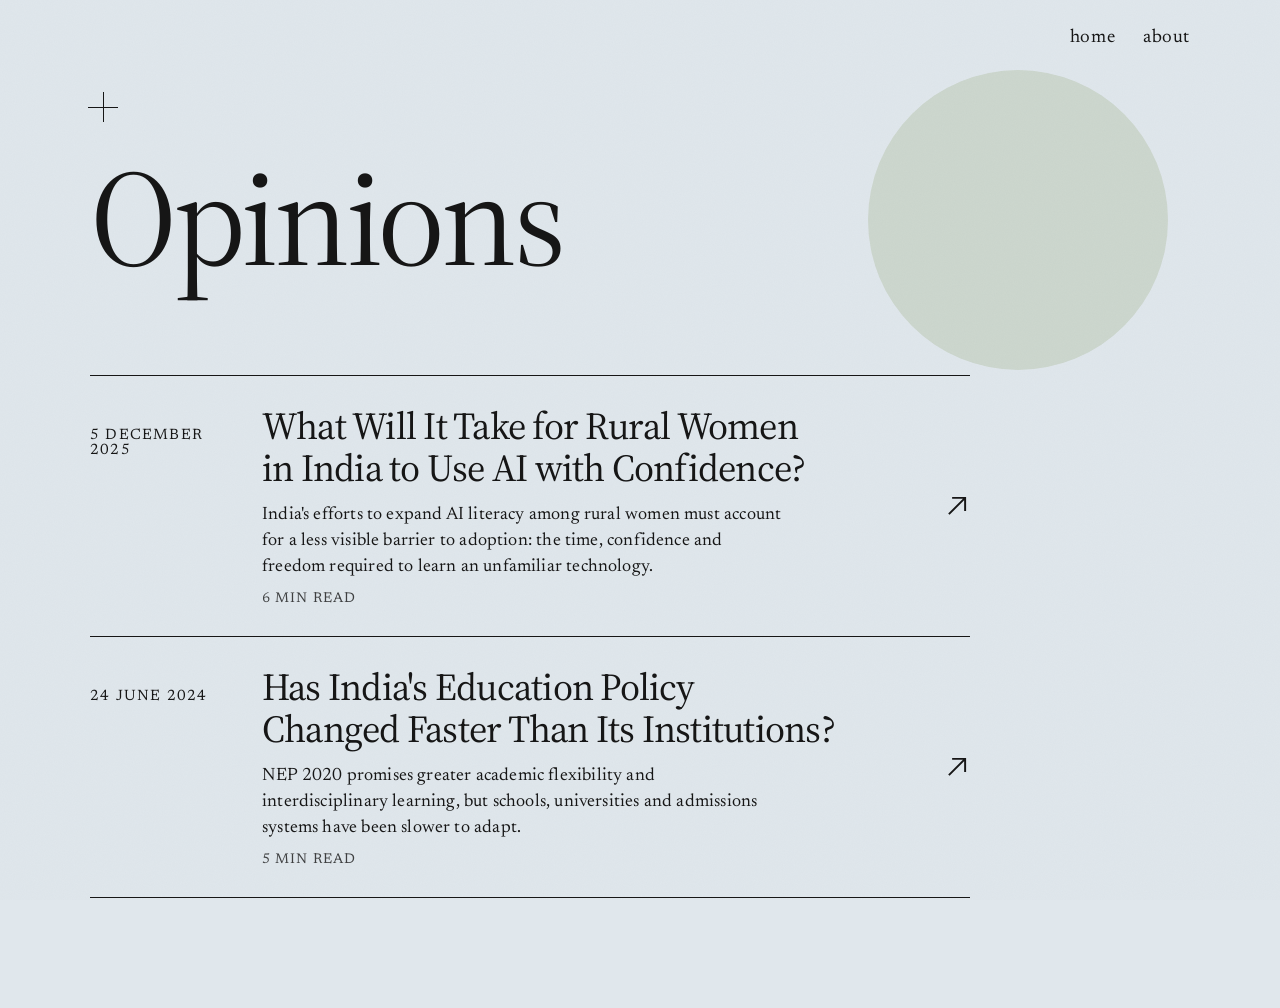
<file: opinions.html>
<!doctype html>
<html lang="en">
<head>
  <meta charset="utf-8">
  <meta name="viewport" content="width=device-width, initial-scale=1, viewport-fit=cover">
  <title>Opinions | Juhi</title>
  <meta name="description" content="Opinion pieces by Juhi on education, public systems and the mechanics of change at scale.">
  <link rel="preconnect" href="https://fonts.googleapis.com">
  <link rel="preconnect" href="https://fonts.gstatic.com" crossorigin>
  <link rel="stylesheet" href="https://fonts.googleapis.com/css2?family=Source+Serif+4:opsz,wght@8..60,400&family=Newsreader:ital,opsz,wght@0,6..72,400;1,6..72,400&display=swap">
  <link rel="stylesheet" href="styles.css">
  <link rel="stylesheet" href="page.css">
</head>
<body data-view="list">
  <div class="page">
    <div class="disc" aria-hidden="true"></div>
    <i class="mark a" aria-hidden="true"></i>
    <nav class="topnav" aria-label="Primary">
      <a href="index.html">home</a>
      <a href="about.html">about</a>
    </nav>
    <h1 class="list-head">Opinions</h1>
    <div id="mount"><p class="notice">Loading</p></div>
    <noscript><p class="notice">This page needs JavaScript to show the list of opinions.</p></noscript>
  </div>
  <script src="site.js"></script>
</body>
</html>
</file>
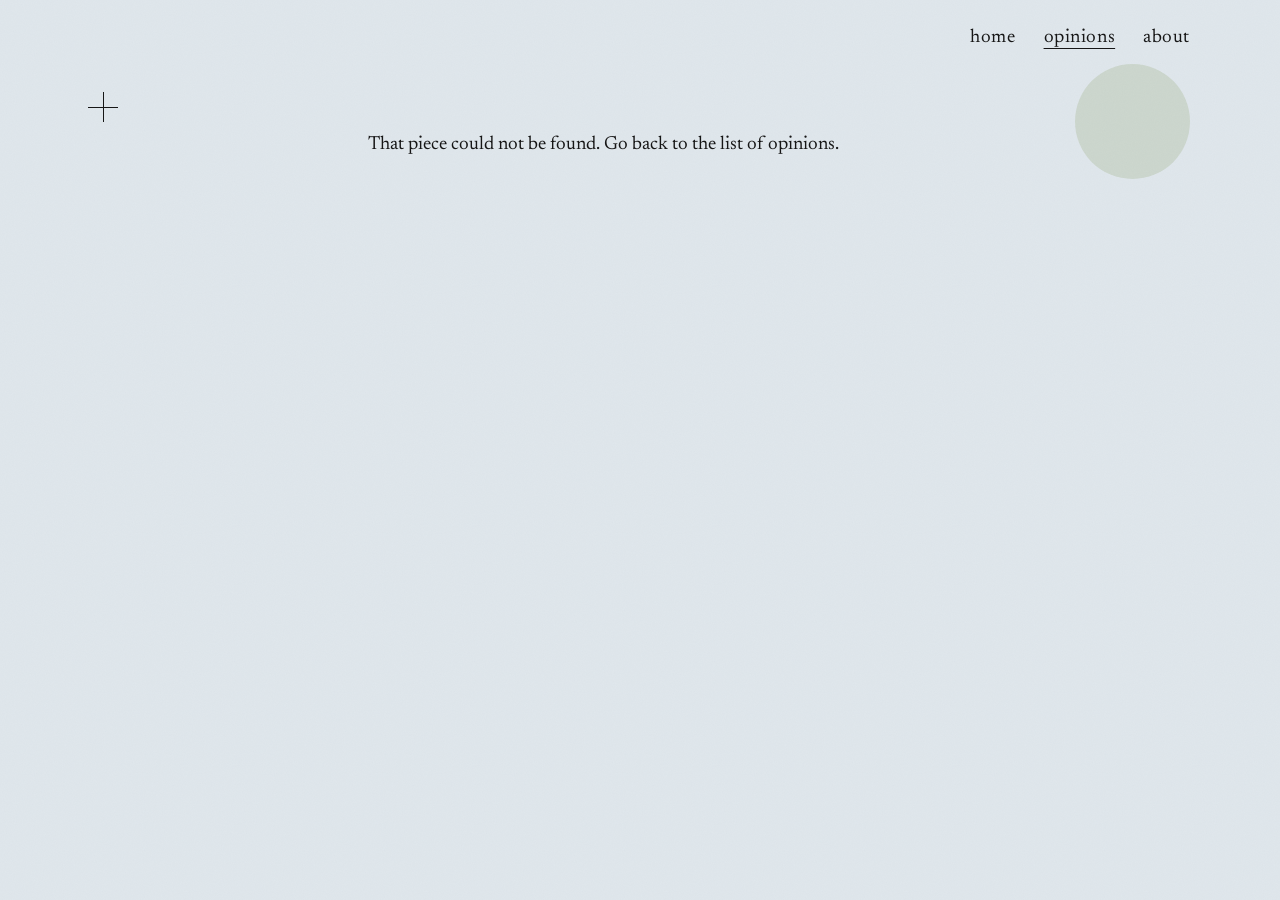
<file: piece.html>
<!doctype html>
<html lang="en">
<head>
  <meta charset="utf-8">
  <meta name="viewport" content="width=device-width, initial-scale=1, viewport-fit=cover">
  <title>Opinion | Juhi</title>
  <meta name="description" content="An opinion piece by Juhi.">
  <link rel="preconnect" href="https://fonts.googleapis.com">
  <link rel="preconnect" href="https://fonts.gstatic.com" crossorigin>
  <link rel="stylesheet" href="https://fonts.googleapis.com/css2?family=Source+Serif+4:opsz,wght@8..60,400&family=Newsreader:ital,opsz,wght@0,6..72,400;1,6..72,400&display=swap">
  <link rel="stylesheet" href="styles.css">
  <link rel="stylesheet" href="page.css">
</head>
<body data-view="piece">
  <div class="page">
    <div class="disc" aria-hidden="true"></div>
    <i class="mark a" aria-hidden="true"></i>
    <nav class="topnav" aria-label="Primary">
      <a href="index.html">home</a>
      <a href="opinions.html" aria-current="page">opinions</a>
      <a href="about.html">about</a>
    </nav>
    <article class="read" id="mount"><p class="notice">Loading</p></article>
    <noscript><p class="notice">This page needs JavaScript to show the piece.</p></noscript>
  </div>
  <script src="site.js"></script>
</body>
</html>
</file>
<file: styles.css>
/* Shared styles for every page of the site.
   The homepage is laid out on a 1586 x 992 grid (the size of the original mockup)
   and scales as one piece on wide screens. Below 860px everything stacks. */

:root {
  --paper: #e0e7ec;
  --ink: #161616;
  --sage: #cdd7ce;
  --blush: #e6c1ca;
  --display: "Source Serif 4", "Newsreader", "Iowan Old Style", Georgia, serif;
  --text: "Newsreader", "Iowan Old Style", Georgia, serif;
}

* { box-sizing: border-box; }
html, body { margin: 0; }

body {
  background: var(--paper);
  color: var(--ink);
  font-family: var(--text);
  overflow-x: hidden;
  padding-left: max(16px, env(safe-area-inset-left, 0px));
  padding-right: max(16px, env(safe-area-inset-right, 0px));
}

/* Paper grain over the whole page */
body::after {
  content: "";
  position: fixed;
  inset: 0;
  pointer-events: none;
  opacity: 0.35;
  mix-blend-mode: multiply;
  background-image: url("data:image/svg+xml;utf8,<svg xmlns='http://www.w3.org/2000/svg' width='240' height='240'><filter id='n'><feTurbulence type='fractalNoise' baseFrequency='0.9' numOctaves='2' stitchTiles='stitch'/><feColorMatrix values='0 0 0 0 0.35  0 0 0 0 0.4  0 0 0 0 0.45  0 0 0 0.12 0'/></filter><rect width='240' height='240' filter='url(%23n)'/></svg>");
}

a { color: inherit; text-decoration: none; }
a:focus-visible { outline: 1px solid var(--ink); outline-offset: 6px; }

/* ---------- Homepage stage ---------- */

.stage {
  position: relative;
  width: 100%;
  max-width: 1586px;
  margin: 0 auto;
  aspect-ratio: 1586 / 992;
  container-type: inline-size;
  overflow: visible; /* lets the grid run off the right edge instead of being cut in a straight line */
}

/* Place an element by its pixel position in the mockup (--x, --y) */
.at { position: absolute; left: calc(var(--x) / 1586 * 100%); top: calc(var(--y) / 992 * 100%); }
/* Scale a font size from the mockup (--fs) */
.u { font-size: calc(var(--fs) / 1586 * 100cqw); }

/* Navigation */
.nav { display: flex; gap: calc(34 / 1586 * 100cqw); align-items: baseline; letter-spacing: 0.03em; white-space: nowrap; }
.nav a:hover { text-decoration: underline; text-underline-offset: 6px; text-decoration-thickness: 1px; }

/* The small plus mark at the top left is hidden; the other one stays */
.stage > .plus:first-of-type { display: none; }

/* Crosshair marks */
.plus { width: calc(34 / 1586 * 100cqw); height: calc(34 / 1586 * 100cqw); transform: translate(-50%, -50%); }
.plus::before, .plus::after { content: ""; position: absolute; background: var(--ink); }
.plus::before { left: 0; right: 0; top: 50%; height: 1px; }
.plus::after { top: 0; bottom: 0; left: 50%; width: 1px; }

/* Small numbers and the vertical rule on the left */
.idx { letter-spacing: 0.08em; line-height: 1; }
.rail { --x: 57; --y: 190; width: 1px; height: calc(703 / 992 * 100%); background: var(--ink); }

/* Headline and intro */
.headline { z-index: 3; --x: 100; --y: 172; --fs: 150; margin: 0; font-family: var(--display); font-style: normal; font-weight: 400; line-height: 0.84; letter-spacing: -0.032em; }
.headline span { display: block; }
.headline span + span { margin-top: -0.02em; }
.aside { --x: 107; --y: 455; --fs: 41; width: calc(680 / 1586 * 100%); margin: 0; font-family: var(--display); font-style: normal; line-height: 1.2; letter-spacing: -0.005em; }
.intro { --x: 105; --y: 628; --fs: 24.5; width: calc(640 / 1586 * 100%); margin: 0; line-height: 1.28; letter-spacing: 0.035em; }

/* The three section links */
.paths { list-style: none; margin: 0; padding: 0; }
.paths li { position: absolute; top: calc(808 / 992 * 100%); left: calc(var(--x) / 1586 * 100%); width: calc(var(--w) / 1586 * 100%); }
.paths .idx { position: absolute; left: calc(-21 / 1586 * 100cqw); top: calc(6 / 1586 * 100cqw); }
.paths a {
  display: flex; align-items: baseline; gap: 0.5em;
  font-size: calc(36 / 1586 * 100cqw); line-height: 1; letter-spacing: 0.02em; white-space: nowrap;
  padding: 0 0 calc(22 / 1586 * 100cqw) calc(19 / 1586 * 100cqw);
  border-bottom: 1px solid var(--ink);
}
.paths a .arrow { width: 0.62em; height: 0.62em; flex: none; transition: transform 0.25s ease; }
.paths a:hover .arrow { transform: translate(3px, -3px); }

/* ---------- Collage (right side) ---------- */
/* Occupies mockup x 700 to 1560, y 100 to 740 */
/* The whole set (photo, circle, square, grid and dotted outline) is moved to the right as one piece.
   To move it further, raise 7% (it is a share of the set's own width, so 7% is about 60px of the mockup). */
.collage {
  --cx: 700; --cy: 100; --cw: 860; --ch: 640;
  position: absolute;
  left: calc(var(--cx) / 1586 * 100%);
  top: calc(var(--cy) / 992 * 100%);
  width: calc(var(--cw) / 1586 * 100%);
  aspect-ratio: 860 / 640;
  container-type: inline-size;
  translate: 7% 0;
}
.c {
  position: absolute;
  left: calc((var(--x) - var(--cx)) / var(--cw) * 100%);
  top: calc((var(--y) - var(--cy)) / var(--ch) * 100%);
  width: calc(var(--w) / var(--cw) * 100%);
  height: calc(var(--h) / var(--ch) * 100%);
}
.circle { --x: 819; --y: 107; --w: 316; --h: 316; background: var(--sage); border-radius: 50%; }
.blush { --x: 771; --y: 348; --w: 209; --h: 202; background: var(--blush); mix-blend-mode: multiply; }
.grid {
  --x: 1177; --y: 147; --w: 316; --h: 190;
  background-image:
    linear-gradient(to right, rgba(22, 22, 22, 0.42) 1px, transparent 1px),
    linear-gradient(to bottom, rgba(22, 22, 22, 0.42) 1px, transparent 1px);
  background-size: calc(46 / 860 * 100cqw) calc(46 / 860 * 100cqw);
  opacity: 0.55;
  -webkit-mask-image: linear-gradient(135deg, transparent 0%, #000 35%, #000 100%);
  mask-image: linear-gradient(135deg, transparent 0%, #000 35%, #000 100%);
}
.photo { --x: 790; --y: 205; --w: 550; --h: 490; }
.photo img { position: absolute; inset: 0; width: 100%; height: 100%; object-fit: cover; }
.photo-arrow { --x: 1326; --y: 186; --w: 20; --h: 20; }
.orbit { position: absolute; inset: 0; width: 100%; height: 100%; overflow: visible; pointer-events: none; }
.orbit ellipse { fill: none; stroke: var(--ink); stroke-width: 1.2; stroke-dasharray: 5 6; stroke-linecap: round; vector-effect: non-scaling-stroke; }
.orbit .orbit-dot { fill: var(--ink); }

/* ---------- Tablets and phones: everything stacks ---------- */
@media (max-width: 860px) {
  .stage { aspect-ratio: auto; container-type: normal; display: flex; flex-direction: column; padding-block: 20px 40px; }
  .at, .paths li { position: static; }
  .stage > .plus, .stage > .idx, .stage > .rail { display: none; }
  .u { font-size: var(--m, 18px); }
  .nav { --m: 16px; order: 1; align-self: flex-end; }
  .headline { --m: clamp(56px, 19vw, 110px); order: 2; margin-top: 36px; }
  .aside { --m: 29px; order: 3; width: auto; margin-top: 20px; }
  .aside .br-d { display: none; }
  .intro { --m: 18px; order: 4; width: auto; max-width: 34ch; margin-top: 22px; line-height: 1.4; }
  .collage { translate: none; order: 5; position: relative; width: 100%; margin-top: 28px; left: auto; top: auto; }
  .paths { order: 6; display: flex; flex-direction: column; gap: 22px; margin-top: 24px; }
  .paths li { position: relative; width: auto; top: auto; left: auto; padding-left: 32px; }
  .paths .idx { left: 0; top: 10px; font-size: 12px; }
  .paths a { font-size: 28px; padding: 0 0 14px 0; }
}

@media (prefers-reduced-motion: reduce) {
  .paths a .arrow { transition: none; }
}
</file>
<file: page.css>
/* Styles for the inner pages (Opinions list and the reading page).
   Colours, fonts and the paper grain come from styles.css, which loads first. */

.page {
  position: relative;
  isolation: isolate;
  width: 100%;
  max-width: 1100px;
  margin: 0 auto;
  padding-block: 28px 110px;
}

/* Top navigation */
.topnav {
  display: flex;
  justify-content: flex-end;
  gap: 28px;
  font-size: 19px;
  letter-spacing: 0.03em;
}
.topnav a:hover,
.topnav a[aria-current="page"] { text-decoration: underline; text-underline-offset: 6px; text-decoration-thickness: 1px; }

/* Decoration, kept from the homepage */
.disc {
  position: absolute;
  z-index: -1;
  top: 70px;
  right: 2%;
  width: clamp(150px, 24vw, 300px);
  aspect-ratio: 1;
  border-radius: 50%;
  background: var(--sage);
}
.mark { position: absolute; width: 30px; height: 30px; }
.mark::before, .mark::after { content: ""; position: absolute; background: var(--ink); }
.mark::before { left: 0; right: 0; top: 50%; height: 1px; }
.mark::after { top: 0; bottom: 0; left: 50%; width: 1px; }
.mark.a { top: 92px; left: -2px; }

/* ---------- Opinions list ---------- */
.list-head {
  margin: 0;
  padding-top: clamp(48px, 9vw, 110px);
  font-family: var(--display);
  font-style: normal;
  font-weight: 400;
  font-size: clamp(60px, 13vw, 136px);
  line-height: 0.9;
  letter-spacing: -0.032em;
}

.rows {
  list-style: none;
  margin: clamp(48px, 8vw, 96px) 0 0;
  padding: 0;
  max-width: 880px;
}
.row {
  display: grid;
  grid-template-columns: 9rem minmax(0, 1fr) auto;
  gap: 8px 28px;
  align-items: baseline;
  padding-block: 30px 30px;
  border-top: 1px solid var(--ink);
}
.rows li:last-child .row { border-bottom: 1px solid var(--ink); }
.row-date { font-size: 15px; letter-spacing: 0.08em; text-transform: uppercase; }
.row-main { min-width: 0; display: flex; flex-direction: column; gap: 12px; }
.row-title {
  margin: 0;
  font-family: var(--display);
  font-style: normal;
  font-weight: 400;
  font-size: clamp(26px, 3.3vw, 38px);
  line-height: 1.1;
  letter-spacing: -0.02em;
  text-wrap: balance;
}
.row-summary { margin: 0; max-width: 52ch; font-size: 18px; line-height: 1.45; letter-spacing: 0.01em; }
.row-meta { font-size: 14px; letter-spacing: 0.08em; text-transform: uppercase; opacity: 0.8; }
.row .arrow { width: 26px; height: 26px; align-self: center; transition: transform 0.25s ease; }
.row:hover .arrow { transform: translate(4px, -4px); }
.row:hover .row-title { text-decoration: underline; text-decoration-thickness: 1px; text-underline-offset: 6px; }

/* ---------- Reading page ---------- */
.read { max-width: 42rem; margin: clamp(40px, 7vw, 84px) auto 0; }
.back { display: inline-block; font-size: 17px; letter-spacing: 0.03em; margin-bottom: 36px; }
.back:hover { text-decoration: underline; text-underline-offset: 6px; text-decoration-thickness: 1px; }
.byline { font-size: 14px; letter-spacing: 0.08em; text-transform: uppercase; margin: 0 0 18px; }
.read h1 {
  margin: 0;
  font-family: var(--display);
  font-style: normal;
  font-weight: 400;
  font-size: clamp(34px, 6vw, 54px);
  line-height: 1.06;
  letter-spacing: -0.025em;
  text-wrap: balance;
}
.standfirst { margin: 26px 0 0; font-size: 21px; line-height: 1.45; font-style: italic; letter-spacing: 0.01em; }
.rule { height: 1px; background: var(--ink); margin: 38px 0; border: 0; }
.body { display: flex; flex-direction: column; gap: 1.15em; font-size: 20px; line-height: 1.65; letter-spacing: 0.005em; }
.body p { margin: 0; }
.body h2 {
  margin: 0.9em 0 0;
  font-family: var(--display);
  font-style: normal;
  font-weight: 400;
  font-size: 32px;
  line-height: 1.15;
  letter-spacing: -0.015em;
  text-wrap: balance;
}
.read-foot { margin-top: 56px; padding-top: 24px; border-top: 1px solid var(--ink); display: flex; flex-wrap: wrap; gap: 14px 32px; font-size: 18px; letter-spacing: 0.03em; }
.read-foot a:hover { text-decoration: underline; text-underline-offset: 6px; text-decoration-thickness: 1px; }

.notice { max-width: 34rem; margin: 48px auto 0; font-size: 19px; line-height: 1.5; }

@media (max-width: 640px) {
  .topnav { font-size: 16px; gap: 20px; }
  .row { grid-template-columns: minmax(0, 1fr) auto; }
  .row-date { grid-column: 1 / -1; }
  .body { font-size: 18.5px; }
  .body h2 { font-size: 29px; }
  .standfirst { font-size: 19px; }
  .mark.a { display: none; }
}
@media (prefers-reduced-motion: reduce) { .row .arrow { transition: none; } }

/* On the reading page the circle stays small and clear of the text */
body[data-view="piece"] .disc { width: clamp(90px, 9vw, 130px); top: 64px; right: 0; }
@media (max-width: 1000px) { body[data-view="piece"] .disc { display: none; } }

/* Citation links inside the writing */
.body a, .standfirst a {
  text-decoration: underline;
  text-decoration-color: rgba(22, 22, 22, 0.5);
  text-decoration-thickness: 1px;
  text-underline-offset: 3px;
}
.body a:hover, .standfirst a:hover { text-decoration-color: var(--ink); text-decoration-thickness: 2px; }

/* Phones: the whole row is the link, so the arrow is dropped */
@media (max-width: 640px) {
  .row .arrow { display: none; }
  .row { grid-template-columns: minmax(0, 1fr); padding-block: 24px; }
  .row:active .row-title { text-decoration: underline; text-decoration-thickness: 1px; text-underline-offset: 5px; }
}
@media (max-width: 640px) {
  .disc { width: 88px; top: 56px; right: 0; }
  .list-head { padding-top: 44px; }
}
</file>
<file: analyses.css>
/* Styles for the Analyses page. Colours, fonts and the paper grain come from styles.css,
   and the page frame, top navigation and circle come from page.css. */

.an { margin-top: clamp(64px, 9vw, 112px); max-width: 62rem; }

/* ---------- Heading ---------- */
/* Guard: neutralises the old homepage tweaks if they are still present in styles.css */
.an-head h1 + *, .an-head h1 + * + * { scale: none; }
.an .jump { margin-top: 36px !important; }

.kicker { margin: 0 0 18px; font-size: 14px; letter-spacing: 0.08em; text-transform: uppercase; }
.an-head h1 {
  margin: 0;
  max-width: 13em;
  font-family: var(--display);
  font-style: normal;
  letter-spacing: -0.028em;
  line-height: 1.06;
  font-weight: 400;
  font-size: clamp(36px, 6vw, 66px);
  text-wrap: balance;
}
.an-head .standfirst { max-width: 40rem; margin-top: 28px; }
.jump { display: flex; flex-wrap: wrap; gap: 10px 28px; margin-top: 36px; font-size: 17px; letter-spacing: 0.03em; }
.jump a:hover { text-decoration: underline; text-underline-offset: 6px; text-decoration-thickness: 1px; }

/* ---------- Sections ---------- */
.sec { margin-top: clamp(36px, 4vw, 48px); }
.sec-title { margin: 0 0 18px; font-family: var(--display); font-style: normal; letter-spacing: -0.02em; font-weight: 400; font-size: clamp(28px, 4vw, 40px); }

.an .prose { max-width: 42rem; font-size: 20px; line-height: 1.65; letter-spacing: 0.005em; }
.an .prose p { margin: 0 0 1.1em; }
.an .prose p:last-child { margin-bottom: 0; }
.an .prose a, .an .implication a, .src-list a, .source a {
  text-decoration: underline;
  text-decoration-color: rgba(22, 22, 22, 0.5);
  text-decoration-thickness: 1px;
  text-underline-offset: 3px;
}
.an .prose a:hover, .an .implication a:hover, .src-list a:hover { text-decoration-color: var(--ink); text-decoration-thickness: 2px; }
.lead { font-style: italic; }
ul.plain { margin: 0.2em 0 0; padding-left: 1.2em; }
ul.plain li { margin-bottom: 0.35em; padding-left: 0.2em; }

/* ---------- Original data panels ---------- */
.panel { margin-top: 22px; border-top: 1px solid var(--ink); }
.panel summary {
  display: flex; align-items: baseline; gap: 18px;
  padding: 20px 0; cursor: pointer; list-style: none;
}
.panel summary::-webkit-details-marker { display: none; }
.panel-title { flex: 1; font-family: var(--display); font-style: normal; letter-spacing: -0.015em; font-size: clamp(22px, 2.8vw, 28px); line-height: 1.2; }
.panel-hint { font-size: 13px; letter-spacing: 0.08em; text-transform: uppercase; opacity: 0.8; }
.panel summary::after { content: "+"; font-size: 28px; line-height: 1; width: 1ch; text-align: center; }
.panel[open] summary::after { content: "\2212"; }
.panel summary:hover .panel-title { text-decoration: underline; text-decoration-thickness: 1px; text-underline-offset: 6px; }
.panel summary:focus-visible { outline: 1px solid var(--ink); outline-offset: 4px; }
.panel-body { padding: 4px 0 30px; }

.thumbs { list-style: none; margin: 0; padding: 0; display: grid; grid-template-columns: repeat(3, minmax(0, 1fr)); gap: 20px; }
.thumbs li { display: flex; flex-direction: column; gap: 10px; }
.thumbs a { display: block; background: #fff; border: 1px solid rgba(22, 22, 22, 0.35); }
.thumbs a:hover { border-color: var(--ink); }
.thumbs img { display: block; width: 100%; height: auto; }
.thumbs span { font-size: 15px; letter-spacing: 0.02em; }

.panel-links { display: flex; flex-wrap: wrap; align-items: center; gap: 14px 26px; margin: 24px 0 0; }
.btn {
  display: inline-block; padding: 11px 20px; border: 1px solid var(--ink);
  font-size: 14px; letter-spacing: 0.08em; text-transform: uppercase;
  transition: background 0.2s ease, color 0.2s ease;
}
.btn:hover { background: var(--ink); color: var(--paper); }
.textlink { font-size: 17px; text-decoration: underline; text-decoration-color: rgba(22, 22, 22, 0.5); text-underline-offset: 4px; }
.textlink:hover { text-decoration-color: var(--ink); }

/* ---------- Tables ---------- */
.table-wrap { margin: 30px 0 0; overflow-x: auto; -webkit-overflow-scrolling: touch; }
.table-wrap:focus-visible { outline: 1px solid var(--ink); outline-offset: 4px; }
#state-table-wrap { max-height: 34rem; overflow-y: auto; margin-top: 8px; }
.tbl { width: 100%; border-collapse: collapse; font-size: 18px; line-height: 1.35; font-variant-numeric: tabular-nums; }
.tbl th, .tbl td { padding: 13px 14px 13px 0; text-align: left; vertical-align: top; font-weight: 400; }
.tbl .n { text-align: right; padding-right: 0; padding-left: 14px; white-space: nowrap; }
.tbl thead th { font-size: 13px; letter-spacing: 0.08em; text-transform: uppercase; vertical-align: bottom; border-bottom: 1px solid var(--ink); }
.tbl thead th.grp { text-align: center; padding-bottom: 8px; border-bottom: 1px solid rgba(22, 22, 22, 0.4); }
.tbl tbody th, .tbl tbody td, .tbl tfoot th, .tbl tfoot td { border-bottom: 1px solid rgba(22, 22, 22, 0.25); }
.tbl tbody:has(+ tfoot) tr:last-child th, .tbl tbody:has(+ tfoot) tr:last-child td { border-bottom: 0; }
.tbl tfoot th, .tbl tfoot td { border-top: 1px solid var(--ink); border-bottom: 1px solid var(--ink); font-style: italic; }
.tbl-states tbody tr.total th, .tbl-states tbody tr.total td { font-style: italic; border-bottom: 1px solid var(--ink); background: rgba(205, 215, 206, 0.55); }
.tbl-states thead th { position: sticky; background: var(--paper); z-index: 1; }
.tbl-states thead tr:first-child th { top: 0; }
.tbl-states thead tr:nth-child(2) th { top: 41px; }
.tbl-states { min-width: 44rem; font-size: 17px; }
.tbl-states tbody tr:hover td, .tbl-states tbody tr:hover th { background: rgba(205, 215, 206, 0.4); }
.tbl .empty { padding: 24px 0; font-style: italic; }
.sort { background: none; border: 0; padding: 0; margin: 0; font: inherit; letter-spacing: inherit; text-transform: inherit; color: inherit; cursor: pointer; text-align: inherit; }
.sort:hover { text-decoration: underline; text-underline-offset: 4px; }
.sort:focus-visible { outline: 1px solid var(--ink); outline-offset: 3px; }
th[aria-sort="ascending"] .sort::after { content: " \2191"; }
th[aria-sort="descending"] .sort::after { content: " \2193"; }
.sr { position: absolute; width: 1px; height: 1px; overflow: hidden; clip: rect(0 0 0 0); white-space: nowrap; }
.loading { margin: 18px 0; font-style: italic; font-size: 17px; }
.source { margin: 12px 0 0; max-width: 46rem; font-size: 14.5px; line-height: 1.5; letter-spacing: 0.01em; opacity: 0.85; }
.source:not(:first-child) { }

/* ---------- Findings ---------- */
.finding { margin-top: clamp(48px, 6vw, 72px); }
.finding:first-of-type { margin-top: 0; }
.finding h3 {
  display: grid; grid-template-columns: auto minmax(0, 1fr); column-gap: 20px; align-items: start;
  margin: 0 0 24px; max-width: 42rem;
  font-weight: 400;
}
.finding h3 .num { font-family: var(--display); font-style: normal; font-size: clamp(40px, 5vw, 54px); line-height: 0.9; letter-spacing: -0.02em; min-width: 0.6em; }
.finding h3 .ttl { padding-top: 0.2em; font-family: var(--display); font-style: normal; letter-spacing: -0.015em; font-size: clamp(22px, 2.4vw, 27px); line-height: 1.22; text-wrap: balance; }
.finding > .prose + .prose, .finding > .table-wrap + .prose, .finding > .source + .prose, .finding > .chart + .prose { margin-top: 26px; }

.implication { max-width: 42rem; margin: 34px 0 0; padding: 20px 24px 22px; background: var(--sage); }
.implication p { margin: 0; font-size: 19px; line-height: 1.55; }
.implication .label { margin-bottom: 8px; font-size: 13px; letter-spacing: 0.08em; text-transform: uppercase; }

/* ---------- Charts ---------- */
.chart { margin: 36px 0 0; max-width: 40rem; }
.chart figcaption { margin: 0 0 12px; font-family: var(--display); font-style: normal; letter-spacing: -0.01em; font-size: 22px; line-height: 1.2; }
.chart-area { width: 100%; min-height: 60px; }
.chart svg { display: block; overflow: visible; }
.chart .hit:focus-visible { outline: 1px solid var(--ink); }
.legend { display: flex; gap: 22px; margin: 0 0 6px; font-size: 15px; }
.legend span { display: inline-flex; align-items: center; gap: 8px; }
.sw { width: 12px; height: 12px; border-radius: 50%; display: inline-block; }
.sw.then { background: #6f8777; }
.sw.now { background: #161616; }

.tip { position: fixed; z-index: 20; pointer-events: none; padding: 9px 12px 10px; background: var(--ink); color: var(--paper); max-width: 18rem; }
.tip[hidden] { display: none; }
.tip-v { font-size: 17px; line-height: 1.25; }
.tip-l { margin-top: 3px; font-size: 14px; line-height: 1.3; opacity: 0.85; }

/* ---------- Sources ---------- */
.src-list { margin: 0; padding-left: 1.4em; max-width: 46rem; display: flex; flex-direction: column; gap: 14px; font-size: 17px; line-height: 1.5; }
.back-row { margin: 56px 0 0; }

/* ---------- Pop-up for the pages ---------- */
#lightbox {
  width: min(96vw, 1200px); max-height: 94vh; padding: 0; border: 1px solid var(--ink); background: var(--paper); color: var(--ink);
  overflow: hidden;
}
#lightbox[open] { display: flex; flex-direction: column; }
#lightbox::backdrop { background: rgba(22, 22, 22, 0.6); }
.lb-bar { display: flex; flex-wrap: wrap; align-items: baseline; gap: 8px 22px; padding: 14px 18px; border-bottom: 1px solid var(--ink); }
.lb-bar p { flex: 1 1 16rem; margin: 0; font-size: 16px; }
.lb-bar a { font-size: 15px; text-decoration: underline; text-underline-offset: 4px; }
.lb-bar button { padding: 7px 16px; border: 1px solid var(--ink); background: transparent; color: var(--ink); font: inherit; font-size: 14px; letter-spacing: 0.08em; text-transform: uppercase; cursor: pointer; }
.lb-bar button:hover { background: var(--ink); color: var(--paper); }
.lb-scroll { overflow: auto; background: #fff; }
.lb-scroll img { display: block; width: 100%; min-width: 760px; height: auto; }

/* ---------- Narrow screens ---------- */
@media (max-width: 760px) {
  .thumbs { grid-template-columns: 1fr; max-width: 28rem; }
  .an .prose { font-size: 18.5px; }
  .tbl { font-size: 15px; }
  .tbl th, .tbl td { padding-right: 10px; }
  .tbl .n { padding-left: 10px; }
  .tbl thead th.n { white-space: normal; min-width: 5.2rem; }
  .tbl:not(.tbl-states) tbody th, .tbl:not(.tbl-states) tfoot th, .tbl:not(.tbl-states) thead th:first-child { min-width: 6.5rem; }
  .finding h3 { column-gap: 14px; }
  .implication { padding: 18px 18px 20px; }
  .implication p { font-size: 18px; }
  .jump { gap: 8px 20px; font-size: 16px; }
}
@media (prefers-reduced-motion: reduce) { .btn { transition: none; } }
@media print {
  .disc, .mark, .topnav, .jump, .tools { display: none; }
  details:not([open]) > *:not(summary) { display: block; }
}
</file>
<file: dashboards.css>
/* Styles for the Dashboards page. Builds on page.css and analyses.css. */

.dash .step { margin: 0 0 6px; font-size: 13px; letter-spacing: 0.08em; text-transform: uppercase; opacity: 0.75; }
.dash .step::before { content: "Part "; }

/* Placeholder for sections still to be written */
.todo { max-width: 42rem; padding: 26px 26px 28px; border: 1px dashed rgba(22, 22, 22, 0.55); }
.todo p { margin: 0; font-size: 19px; line-height: 1.55; }
.todo .todo-tag { margin-bottom: 8px; font-size: 13px; letter-spacing: 0.08em; text-transform: uppercase; }

/* Filters */
.controls { display: grid; grid-template-columns: repeat(2, minmax(0, 1fr)); gap: 20px 32px; max-width: 44rem; }
.ctl { display: flex; flex-direction: column; gap: 6px; }
.ctl-l { font-size: 13px; letter-spacing: 0.08em; text-transform: uppercase; }
.ctl select {
  width: 100%; padding: 11px 40px 11px 14px; border: 1px solid var(--ink); border-radius: 0;
  background-color: var(--paper); color: var(--ink); font: inherit; font-size: 18px; cursor: pointer;
  appearance: none; -webkit-appearance: none;
  background-image: url("data:image/svg+xml,%3Csvg xmlns='http://www.w3.org/2000/svg' width='12' height='8' viewBox='0 0 12 8' fill='none' stroke='%23161616' stroke-width='1.3'%3E%3Cpath d='M1 1.5l5 5 5-5'/%3E%3C/svg%3E");
  background-repeat: no-repeat; background-position: right 14px center;
}
.ctl select:focus-visible { outline: 2px solid var(--ink); outline-offset: 2px; }
.dir { margin: 14px 0 0; font-size: 15px; letter-spacing: 0.02em; font-style: italic; min-height: 1.4em; }

/* Charts */
.dash .grid2 { display: grid; grid-template-columns: repeat(2, minmax(0, 1fr)); gap: 12px 40px; margin-top: 8px; }
.dash .chart { max-width: none; margin-top: 30px; min-width: 0; }
.dash .chart-sub { margin: -6px 0 6px; font-size: 14px; opacity: 0.8; }
.dash .chart-area svg { width: 100%; height: auto; }
.dash .legend { margin-bottom: 4px; }

/* Table */
.table-block { margin-top: 44px; }
.tbl-title { margin: 0 0 6px; font-family: var(--display); font-weight: 400; font-size: clamp(22px, 2.6vw, 28px); letter-spacing: -0.015em; }
.table-wrap.tall { max-height: 32rem; overflow: auto; margin-top: 10px; }
.tbl-d { font-size: 17px; min-width: 34rem; }
.tbl-d thead th { position: sticky; top: 0; background: var(--paper); z-index: 1; }
.tbl-d tbody tr:hover td, .tbl-d tbody tr:hover th { background: rgba(205, 215, 206, 0.4); }
.tbl-d tfoot th, .tbl-d tfoot td { position: sticky; bottom: 0; background: var(--sage); }
.tbl-d .pos { }

/* Key findings */
.kf-title { margin: 56px 0 18px; font-family: var(--display); font-weight: 400; font-size: clamp(24px, 3vw, 32px); letter-spacing: -0.015em; }
.kf { display: grid; grid-template-columns: repeat(3, minmax(0, 1fr)); gap: 0; border-top: 1px solid var(--ink); }
.kf-item { padding: 20px 24px 22px 0; }
.kf-item + .kf-item { padding-left: 24px; border-left: 1px solid rgba(22, 22, 22, 0.3); }
.kf-item p { margin: 0; }
.kf-h { font-size: 17px; line-height: 1.35; }
.kf-h b { font-weight: 400; text-decoration: underline; text-decoration-thickness: 1px; text-underline-offset: 4px; }
.kf-n { margin: 14px 0 12px !important; font-family: var(--display); font-size: clamp(34px, 4vw, 46px); line-height: 1; letter-spacing: -0.025em; }
.kf-d { font-size: 15.5px; line-height: 1.45; opacity: 0.85; }

@media (max-width: 900px) {
  .dash .grid2 { grid-template-columns: 1fr; }
  .kf { grid-template-columns: 1fr; }
  .kf-item, .kf-item + .kf-item { padding: 18px 0 20px; border-left: 0; }
  .kf-item + .kf-item { border-top: 1px solid rgba(22, 22, 22, 0.3); }
}
@media (max-width: 640px) {
  .controls { grid-template-columns: 1fr; gap: 14px; }
  .tbl-d { font-size: 15px; min-width: 0; }
  .tbl-d .hide-s { display: none; }
  .tbl-d { width: 100%; table-layout: auto; }
  .tbl-d thead th, .tbl-d thead th.n { min-width: 0; font-size: 11.5px; letter-spacing: 0.04em; padding-left: 6px; white-space: nowrap; }
  .tbl-d thead th:first-child { padding-left: 0; min-width: 0; }
  .tbl-d tbody th { min-width: 0 !important; }
  .tbl-d th, .tbl-d td { padding-right: 8px; }
  .table-wrap.tall { max-height: 26rem; }
  .todo { padding: 20px 18px 22px; }
  .todo p { font-size: 18px; }
}

/* Original screenshot, downloads and preparation notes */
.dash .lede { margin-bottom: 8px; }
.dash .sub { margin: 40px 0 14px; font-family: var(--display); font-weight: 400; font-size: clamp(22px, 2.6vw, 28px); letter-spacing: -0.015em; }
.shot { margin: 0; }
.shot a { display: block; background: #fff; border: 1px solid rgba(22, 22, 22, 0.35); }
.shot a:hover { border-color: var(--ink); }
.shot img { display: block; width: 100%; height: auto; }
.shot figcaption { margin-top: 10px; font-size: 15px; letter-spacing: 0.02em; opacity: 0.85; }
.dash .note { max-width: 42rem; margin: 0 0 18px; font-size: 18px; line-height: 1.5; }
.dash .steps { max-width: 42rem; margin: 0; padding-left: 1.3em; font-size: 18px; line-height: 1.55; display: flex; flex-direction: column; gap: 10px; }
.dash .panel { margin-top: 30px; }

/* Landing page and page-to-page links */
.land { max-width: 880px; margin-top: clamp(40px, 6vw, 72px); }
.land li { list-style: none; }
.land .row-date { white-space: nowrap; }
.pager { display: flex; flex-wrap: wrap; justify-content: space-between; gap: 12px 24px; }
.pager .back { margin-bottom: 0; }
.dash .more { margin: 28px 0 0; }
@media (max-width: 640px) { .land .row-date { grid-column: 1 / -1; } }

/* ---------- Final dashboard (map, state chart, table, scatter plots) ---------- */
.controls.c3 { grid-template-columns: minmax(0, 0.7fr) minmax(0, 1fr) minmax(0, 1fr); max-width: none; }
.dgrid { display: grid; grid-template-columns: minmax(0, 0.85fr) minmax(0, 1fr); gap: 12px 40px; margin-top: 8px; }
.dgrid .map .chart-area { max-width: 420px; }
.dgrid .map path { cursor: pointer; }
.dgrid .map path:hover, .dgrid .map path:focus { stroke: #161616; stroke-width: 1.4; outline: none; }
.dcol { min-width: 0; }
.dcol .table-block { margin-top: 28px; }
.dcol .table-wrap.tall { max-height: 26rem; }
.dcol .tbl-d { min-width: 0; }
.tbl-d th.wrap { white-space: normal; min-width: 7rem; }
.dash .grid2 .chart-sub { margin-top: 8px; }
.dash .chart circle:focus { outline: none; stroke: #161616; stroke-width: 2; }

/* Screenshot placeholder, shown until dashboard-final.png is uploaded */
.shot-missing { display: none; }
.shot.missing a { display: none; }
.shot.missing .shot-missing { display: block; margin: 0; padding: 60px 24px; border: 1px dashed rgba(22, 22, 22, 0.55); text-align: center; font-size: 13px; letter-spacing: 0.08em; text-transform: uppercase; }

/* Part 1: numbered process steps and term lists */
.dash .prose ol.steps { margin: 0; padding-left: 1.4em; display: flex; flex-direction: column; gap: 14px; }
.dash .lead-in, .dash .term { font-style: italic; }
.dash ul.terms li { margin-bottom: 0.6em; }
.dash .prose ul.bullets { margin: 0; padding-left: 1.4em; list-style: disc; display: flex; flex-direction: column; gap: 10px; }
.dash .prose ul.bullets li { padding-left: 0.2em; }
.dash .sec .sub:first-child { margin-top: 0; }

@media (max-width: 900px) {
  .dgrid { grid-template-columns: 1fr; }
  .controls.c3 { grid-template-columns: 1fr 1fr; }
  .controls.c3 .ctl:first-child { grid-column: 1 / -1; }
}
@media (max-width: 640px) {
  .controls.c3 { grid-template-columns: 1fr; }
  .tbl-d th.wrap { min-width: 0; font-size: 11px; }
}
@media (max-width: 640px) {
  .tbl-d thead th.wrap { white-space: normal; min-width: 5.5rem; }
}

/* No rules under the heading or between sections on the dashboard pages */
.dash .sec { border-top: 0; padding-top: 0; margin-top: clamp(36px, 4vw, 48px); }

/* Landing page: no rules above or between the three parts */
.land .row, .land li:last-child .row { border-top: 0; border-bottom: 0; }
.land { margin-top: clamp(28px, 4vw, 48px); }
.land .row { padding-block: 12px; row-gap: 6px; }

/* Earlier pink version, shown under the final screenshot */
.shot.older { margin-top: 40px; max-width: 46rem; }

@media (max-width: 640px) {
  /* Phones: the part title reads as a link */
  .land .row-title { text-decoration: underline; text-decoration-thickness: 1px; text-underline-offset: 5px; }
  .land .row { padding-block: 10px; }
}
.shot figcaption { line-height: 1.45; }
.shot figcaption .cap2 { display: block; margin-top: 6px; }
</file>
